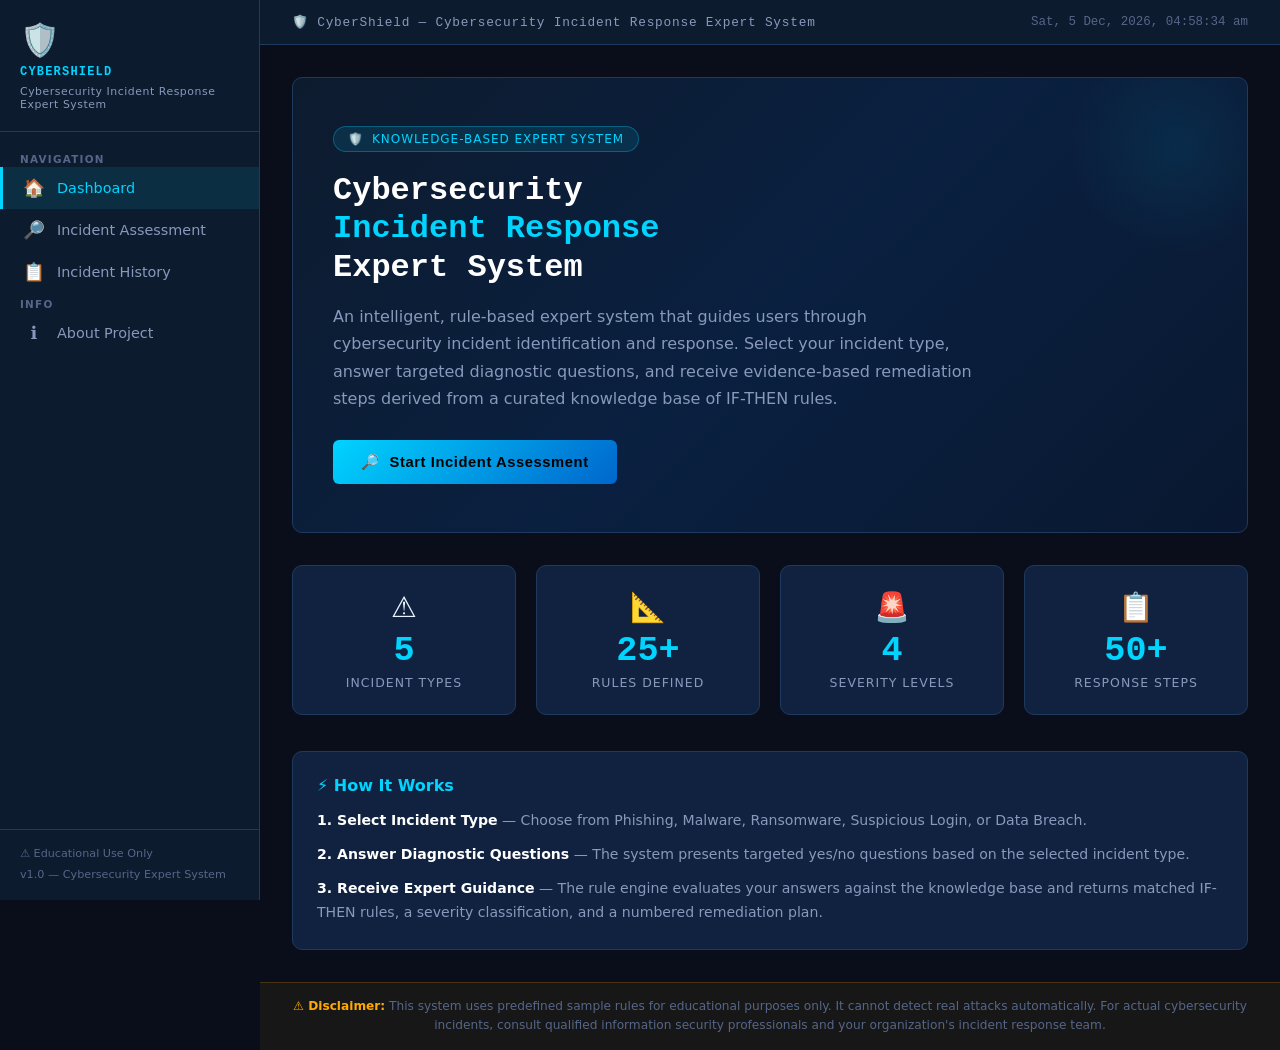
<file: cybersecurity/index.html>
<!DOCTYPE html>
<html lang="en">
<head>
  <meta charset="UTF-8" />
  <meta name="viewport" content="width=device-width, initial-scale=1.0" />
  <title>CyberShield — Cybersecurity Incident Response Expert System</title>
  <link rel="stylesheet" href="style.css" />
</head>
<body>

  <!-- ── Mobile Overlay ──────────────────────────────────────────────────── -->
  <div id="sidebar-overlay"></div>

  <!-- ── Hamburger ───────────────────────────────────────────────────────── -->
  <button id="hamburger" aria-label="Toggle navigation">☰</button>

  <!-- ── Sidebar ─────────────────────────────────────────────────────────── -->
  <aside id="sidebar" role="navigation" aria-label="Main navigation">

    <div class="sidebar-brand">
      <div class="brand-logo">🛡️</div>
      <div class="brand-title">CyberShield</div>
      <div class="brand-sub">Cybersecurity Incident Response Expert System</div>
    </div>

    <ul class="sidebar-nav" role="list">
      <li>
        <span class="nav-section-label">Navigation</span>
      </li>
      <li>
        <a class="nav-link" href="#" data-section="home" role="menuitem">
          <span class="nav-icon">🏠</span>
          <span>Dashboard</span>
        </a>
      </li>
      <li>
        <a class="nav-link" href="#" data-section="assessment" role="menuitem">
          <span class="nav-icon">🔎</span>
          <span>Incident Assessment</span>
        </a>
      </li>
      <li>
        <a class="nav-link" href="#" data-section="history" role="menuitem">
          <span class="nav-icon">📋</span>
          <span>Incident History</span>
        </a>
      </li>
      <li>
        <span class="nav-section-label">Info</span>
      </li>
      <li>
        <a class="nav-link" href="#" data-section="about" role="menuitem">
          <span class="nav-icon">ℹ️</span>
          <span>About Project</span>
        </a>
      </li>
    </ul>

    <div class="sidebar-footer">
      <div>⚠️ Educational Use Only</div>
      <div style="margin-top:4px;">v1.0 &mdash; Cybersecurity Expert System</div>
    </div>

  </aside>

  <!-- ── Main Content ─────────────────────────────────────────────────────── -->
  <main id="main-content">

    <!-- Topbar -->
    <header class="topbar">
      <div class="topbar-title">🛡️ CyberShield &mdash; Cybersecurity Incident Response Expert System</div>
      <div class="topbar-time" id="topbar-clock"></div>
    </header>

    <div class="content-area">

      <!-- ═══════════════════════════════════════════════════════════
           SECTION 1: HOME / DASHBOARD
      ════════════════════════════════════════════════════════════════ -->
      <section id="section-home" class="section" aria-label="Dashboard">

        <!-- Hero Banner -->
        <div class="hero-banner">
          <div class="hero-badge">
            <span>🛡️</span>
            <span>Knowledge-Based Expert System</span>
          </div>
          <h1 class="hero-title">
            Cybersecurity<br/>
            <span>Incident Response</span><br/>
            Expert System
          </h1>
          <p class="hero-desc">
            An intelligent, rule-based expert system that guides users through cybersecurity
            incident identification and response. Select your incident type, answer targeted
            diagnostic questions, and receive evidence-based remediation steps derived from a
            curated knowledge base of IF-THEN rules.
          </p>
          <button class="btn-primary" id="btn-start-assessment">
            <span>🔎</span>
            <span>Start Incident Assessment</span>
          </button>
        </div>

        <!-- Stat Cards -->
        <div class="stats-grid">
          <div class="stat-card">
            <div class="stat-icon">⚠️</div>
            <div class="stat-value">5</div>
            <div class="stat-label">Incident Types</div>
          </div>
          <div class="stat-card">
            <div class="stat-icon">📐</div>
            <div class="stat-value">25+</div>
            <div class="stat-label">Rules Defined</div>
          </div>
          <div class="stat-card">
            <div class="stat-icon">🚨</div>
            <div class="stat-value">4</div>
            <div class="stat-label">Severity Levels</div>
          </div>
          <div class="stat-card">
            <div class="stat-icon">📋</div>
            <div class="stat-value">50+</div>
            <div class="stat-label">Response Steps</div>
          </div>
        </div>

        <!-- Quick Guide -->
        <div class="about-card" style="margin-bottom:0;">
          <h3>⚡ How It Works</h3>
          <p>
            <strong style="color:#fff;">1. Select Incident Type</strong> &mdash;
            Choose from Phishing, Malware, Ransomware, Suspicious Login, or Data Breach.
          </p>
          <p style="margin-top:10px;">
            <strong style="color:#fff;">2. Answer Diagnostic Questions</strong> &mdash;
            The system presents targeted yes/no questions based on the selected incident type.
          </p>
          <p style="margin-top:10px;">
            <strong style="color:#fff;">3. Receive Expert Guidance</strong> &mdash;
            The rule engine evaluates your answers against the knowledge base and returns matched
            IF-THEN rules, a severity classification, and a numbered remediation plan.
          </p>
        </div>

      </section>

      <!-- ═══════════════════════════════════════════════════════════
           SECTION 2: INCIDENT ASSESSMENT
      ════════════════════════════════════════════════════════════════ -->
      <section id="section-assessment" class="section" aria-label="Incident Assessment">

        <div class="section-header">
          <h1>🔎 Incident Assessment</h1>
          <p>Follow the three-step wizard to identify and evaluate your cybersecurity incident.</p>
        </div>

        <!-- Progress Bar -->
        <div class="progress-container">
          <div class="progress-steps">
            <div class="progress-step" id="prog-step-1">
              <div class="step-circle">1</div>
              <span style="font-size:0.8rem;color:var(--text-muted);margin-left:6px;">Incident Type</span>
            </div>
            <div class="progress-line"></div>
            <div class="progress-step" id="prog-step-2">
              <div class="step-circle">2</div>
              <span style="font-size:0.8rem;color:var(--text-muted);margin-left:6px;">Diagnostics</span>
            </div>
            <div class="progress-line"></div>
            <div class="progress-step" id="prog-step-3">
              <div class="step-circle">3</div>
              <span style="font-size:0.8rem;color:var(--text-muted);margin-left:6px;">Results</span>
            </div>
          </div>
          <div class="progress-track" style="margin-top:12px;">
            <div class="progress-fill" id="progress-fill"></div>
          </div>
        </div>

        <!-- STEP 1: Select Incident Type -->
        <div class="assessment-step" id="step-1">
          <h2 style="font-size:1.05rem;margin-bottom:18px;color:#fff;">Step 1 &mdash; Select the Incident Type</h2>
          <div class="type-cards-grid" id="type-cards"></div>
          <div class="wizard-actions">
            <button class="btn-primary" id="btn-next-step1">
              Next &rarr;
            </button>
          </div>
        </div>

        <!-- STEP 2: Diagnostic Questions -->
        <div class="assessment-step" id="step-2">
          <div id="questions-header" class="questions-header"></div>
          <div id="questions-container"></div>
          <div class="wizard-actions">
            <button class="btn-secondary" id="btn-back-step2">&larr; Back</button>
            <button class="btn-primary" id="btn-next-step2">Analyse &rarr;</button>
          </div>
        </div>

        <!-- STEP 3: Results -->
        <div class="assessment-step" id="step-3">
          <div id="results-container"></div>
          <button class="btn-restart" id="btn-restart">
            🔄 Start New Assessment
          </button>
        </div>

      </section>

      <!-- ═══════════════════════════════════════════════════════════
           SECTION 3: INCIDENT HISTORY
      ════════════════════════════════════════════════════════════════ -->
      <section id="section-history" class="section" aria-label="Incident History">

        <div class="section-header">
          <h1>📋 Incident History</h1>
          <p>Review past incidents, statuses, and response actions taken.</p>
        </div>

        <div class="history-toolbar">
          <div class="filter-group">
            <label for="history-filter">🔽 Filter by Type:</label>
            <select id="history-filter" class="filter-select">
              <option value="">All Incidents</option>
              <option value="Phishing">Phishing</option>
              <option value="Ransomware">Ransomware</option>
              <option value="Malware Infection">Malware Infection</option>
              <option value="Suspicious Login">Suspicious Login</option>
              <option value="Data Breach">Data Breach</option>
            </select>
          </div>
          <div style="font-size:0.8rem;color:var(--text-dim);">
            Showing sample records — educational purposes only
          </div>
        </div>

        <div class="table-wrap">
          <table class="history-table" aria-label="Incident history table">
            <thead>
              <tr>
                <th>ID</th>
                <th>Date</th>
                <th>Type</th>
                <th>Severity</th>
                <th>Status</th>
                <th>Actions</th>
              </tr>
            </thead>
            <tbody id="history-tbody">
              <!-- Populated by app.js -->
            </tbody>
          </table>
        </div>

      </section>

      <!-- ═══════════════════════════════════════════════════════════
           SECTION 4: ABOUT PROJECT
      ════════════════════════════════════════════════════════════════ -->
      <section id="section-about" class="section" aria-label="About Project">

        <div class="section-header">
          <h1>ℹ️ About the Project</h1>
          <p>Learn about the AI concepts and architecture behind this expert system.</p>
        </div>

        <!-- Two-column: KBA + RBR -->
        <div class="about-grid">

          <div class="about-card">
            <h3>🤖 What is a Knowledge-Based Agent?</h3>
            <p>
              A <strong style="color:#fff;">Knowledge-Based Agent (KBA)</strong> is an artificial intelligence
              system that uses a structured <em>knowledge base</em> to make decisions and solve problems.
              Unlike simple reactive systems, a KBA stores facts, rules, and relationships about its domain
              and applies logical reasoning to derive new conclusions.
            </p>
            <p>
              In this system, the knowledge base contains cybersecurity facts (incident types, symptoms,
              severity levels) and the inference engine (rule engine) applies forward-chaining logic to
              match user-reported symptoms against stored IF-THEN rules to produce actionable guidance.
            </p>
            <p>
              KBAs are widely used in medical diagnosis, financial risk assessment, legal advisory tools,
              and cybersecurity incident response — wherever structured expert knowledge can be encoded
              into machine-readable rules.
            </p>
          </div>

          <div class="about-card">
            <h3>📐 What is Rule-Based Reasoning?</h3>
            <p>
              <strong style="color:#fff;">Rule-Based Reasoning (RBR)</strong> is a form of artificial
              intelligence where knowledge is represented as a set of condition-action pairs, commonly
              written as <code>IF &lt;conditions&gt; THEN &lt;conclusion/action&gt;</code>.
            </p>
            <p>
              The reasoning engine evaluates user inputs against every rule's conditions. When all
              conditions of a rule are satisfied, that rule <em>fires</em> and contributes to the
              system's output — in this case, a severity classification and remediation steps.
            </p>
            <p>Example rules from this system's knowledge base:</p>
            <div class="ifthen-block">
<span class="kw-if">IF</span>  unexpected_credential_email <span class="kw-val">= TRUE</span>
<span class="kw-and">AND</span> link_clicked              <span class="kw-val">= TRUE</span>
<span class="kw-and">AND</span> redirected_to_fake_page   <span class="kw-val">= TRUE</span>
<span class="kw-then">THEN</span> severity <span class="kw-val">= "Critical"</span>
     label    <span class="kw-val">= "High-Confidence Phishing Attack"</span>

<span class="kw-if">IF</span>  ransom_note_displayed  <span class="kw-val">= TRUE</span>
<span class="kw-and">AND</span> files_inaccessible    <span class="kw-val">= TRUE</span>
<span class="kw-and">AND</span> unusual_extensions    <span class="kw-val">= TRUE</span>
<span class="kw-then">THEN</span> severity <span class="kw-val">= "Critical"</span>
     label    <span class="kw-val">= "Confirmed Ransomware Attack"</span>

<span class="kw-if">IF</span>  unauthorized_data_access <span class="kw-val">= TRUE</span>
<span class="kw-and">AND</span> unusual_outbound_traffic <span class="kw-val">= TRUE</span>
<span class="kw-then">THEN</span> severity <span class="kw-val">= "Critical"</span>
     label    <span class="kw-val">= "Active Data Exfiltration Detected"</span>
            </div>
          </div>

        </div>

        <!-- Architecture Diagram -->
        <div class="arch-diagram">
<h3>🏗️ System Architecture — CyberShield Expert System</h3>
┌─────────────────────────────────────────────────────────────────┐
│                        USER INTERFACE (HTML/CSS)                 │
│  ┌─────────────┐  ┌────────────────────┐  ┌──────────────────┐ │
│  │  Dashboard  │  │ Assessment Wizard  │  │ Incident History │ │
│  │  (Home)     │  │ Step 1→2→3         │  │ Table + Modal   │ │
│  └─────────────┘  └────────────────────┘  └──────────────────┘ │
└───────────────────────────────┬─────────────────────────────────┘
                                │  User Input (incident type + answers)
                                ▼
┌─────────────────────────────────────────────────────────────────┐
│                     APP.JS — UI CONTROLLER                       │
│  Navigation │ Form Validation │ Dynamic Rendering │ Modal Logic  │
└───────────────────────────────┬─────────────────────────────────┘
                                │  evaluate(type, answers)
                                ▼
┌─────────────────────────────────────────────────────────────────┐
│                   ENGINE.JS — RULE ENGINE                        │
│                                                                  │
│  ┌──────────────────────┐    ┌───────────────────────────────┐  │
│  │   KNOWLEDGE BASE     │    │      INFERENCE ENGINE         │  │
│  │                      │    │                               │  │
│  │  QUESTIONS{}         │    │  For each rule in RULES[type]:│  │
│  │  - phishing (5 Qs)   │───▶│    Check all conditions       │  │
│  │  - malware  (5 Qs)   │    │    against user answers       │  │
│  │  - ransomware(5 Qs)  │    │    If ALL match → fire rule   │  │
│  │  - suspLogin(5 Qs)   │    │                               │  │
│  │  - dataBreach(5 Qs)  │    │  Return: matched rules,       │  │
│  │                      │    │          highest severity,    │  │
│  │  RULES{}             │    │          merged response steps│  │
│  │  - 15 rules total    │    └───────────────────────────────┘  │
│  │  - 3 per type        │                                        │
│  └──────────────────────┘                                        │
└───────────────────────────────┬─────────────────────────────────┘
                                │  Result { matchedRules, severity, label, steps }
                                ▼
┌─────────────────────────────────────────────────────────────────┐
│                      RESULTS DISPLAY                             │
│  Severity Badge │ Matched IF-THEN Rules │ Numbered Response Plan │
└─────────────────────────────────────────────────────────────────┘

  Severity Scale:  🔴 Critical  🟠 High  🔵 Medium  🟢 Low
        </div>

        <!-- Team / Project Info -->
        <div class="team-card">
          <h3>👥 Project Information</h3>
          <div class="team-info">
            <div class="team-row">
              <span class="team-label">Project Title:</span>
              <span class="team-val">CyberShield — Cybersecurity Incident Response Expert System</span>
            </div>
            <div class="team-row">
              <span class="team-label">Course:</span>
              <span class="team-val">Artificial Intelligence / Knowledge-Based Systems</span>
            </div>
            <div class="team-row">
              <span class="team-label">Technology:</span>
              <span class="team-val">Pure HTML5, CSS3, Vanilla JavaScript (No frameworks)</span>
            </div>
            <div class="team-row">
              <span class="team-label">AI Technique:</span>
              <span class="team-val">Rule-Based Reasoning with Forward Chaining</span>
            </div>
            <div class="team-row">
              <span class="team-label">Knowledge Base:</span>
              <span class="team-val">25+ IF-THEN rules across 5 cybersecurity incident domains</span>
            </div>
            <div class="team-row">
              <span class="team-label">Version:</span>
              <span class="team-val">1.0 — Rule-Based Reasoning Engine</span>
            </div>
          </div>
        </div>

      </section>

    </div><!-- /content-area -->

    <!-- Disclaimer Footer -->
    <footer class="disclaimer-footer" role="contentinfo">
      <strong>⚠️ Disclaimer:</strong>
      This system uses predefined sample rules for educational purposes only.
      It cannot detect real attacks automatically. For actual cybersecurity incidents,
      consult qualified information security professionals and your organization's incident response team.
    </footer>

  </main><!-- /main-content -->

  <!-- ── Incident Detail Modal ────────────────────────────────────────────── -->
  <div id="incident-modal" class="modal-overlay" role="dialog" aria-modal="true" aria-labelledby="modal-heading">
    <div class="modal-box">
      <div class="modal-title-bar">
        <h3 id="modal-heading">📄 Incident Details</h3>
        <button class="btn-modal-close" id="modal-close" aria-label="Close modal">✕</button>
      </div>
      <div class="modal-body">
        <div id="modal-content-inner">
          <!-- Populated by app.js -->
        </div>
      </div>
    </div>
  </div>

  <!-- ── Scripts ──────────────────────────────────────────────────────────── -->
  <script src="engine.js"></script>
  <script src="app.js"></script>
  <script>
    // Live clock in topbar
    (function () {
      function tick() {
        const el = document.getElementById('topbar-clock');
        if (el) {
          el.textContent = new Date().toLocaleString('en-IN', {
            weekday: 'short', year: 'numeric', month: 'short',
            day: 'numeric', hour: '2-digit', minute: '2-digit', second: '2-digit'
          });
        }
      }
      tick();
      setInterval(tick, 1000);
    })();

    // Update progress-step circles to use DOM IDs correctly
    document.addEventListener('DOMContentLoaded', function () {
      // Remap progress step IDs to match app.js expectations
      var steps = document.querySelectorAll('.progress-step');
      steps.forEach(function(s, i) {
        s.id = 'prog-step-' + (i + 1);
      });
    });
  </script>

</body>
</html>
</file>
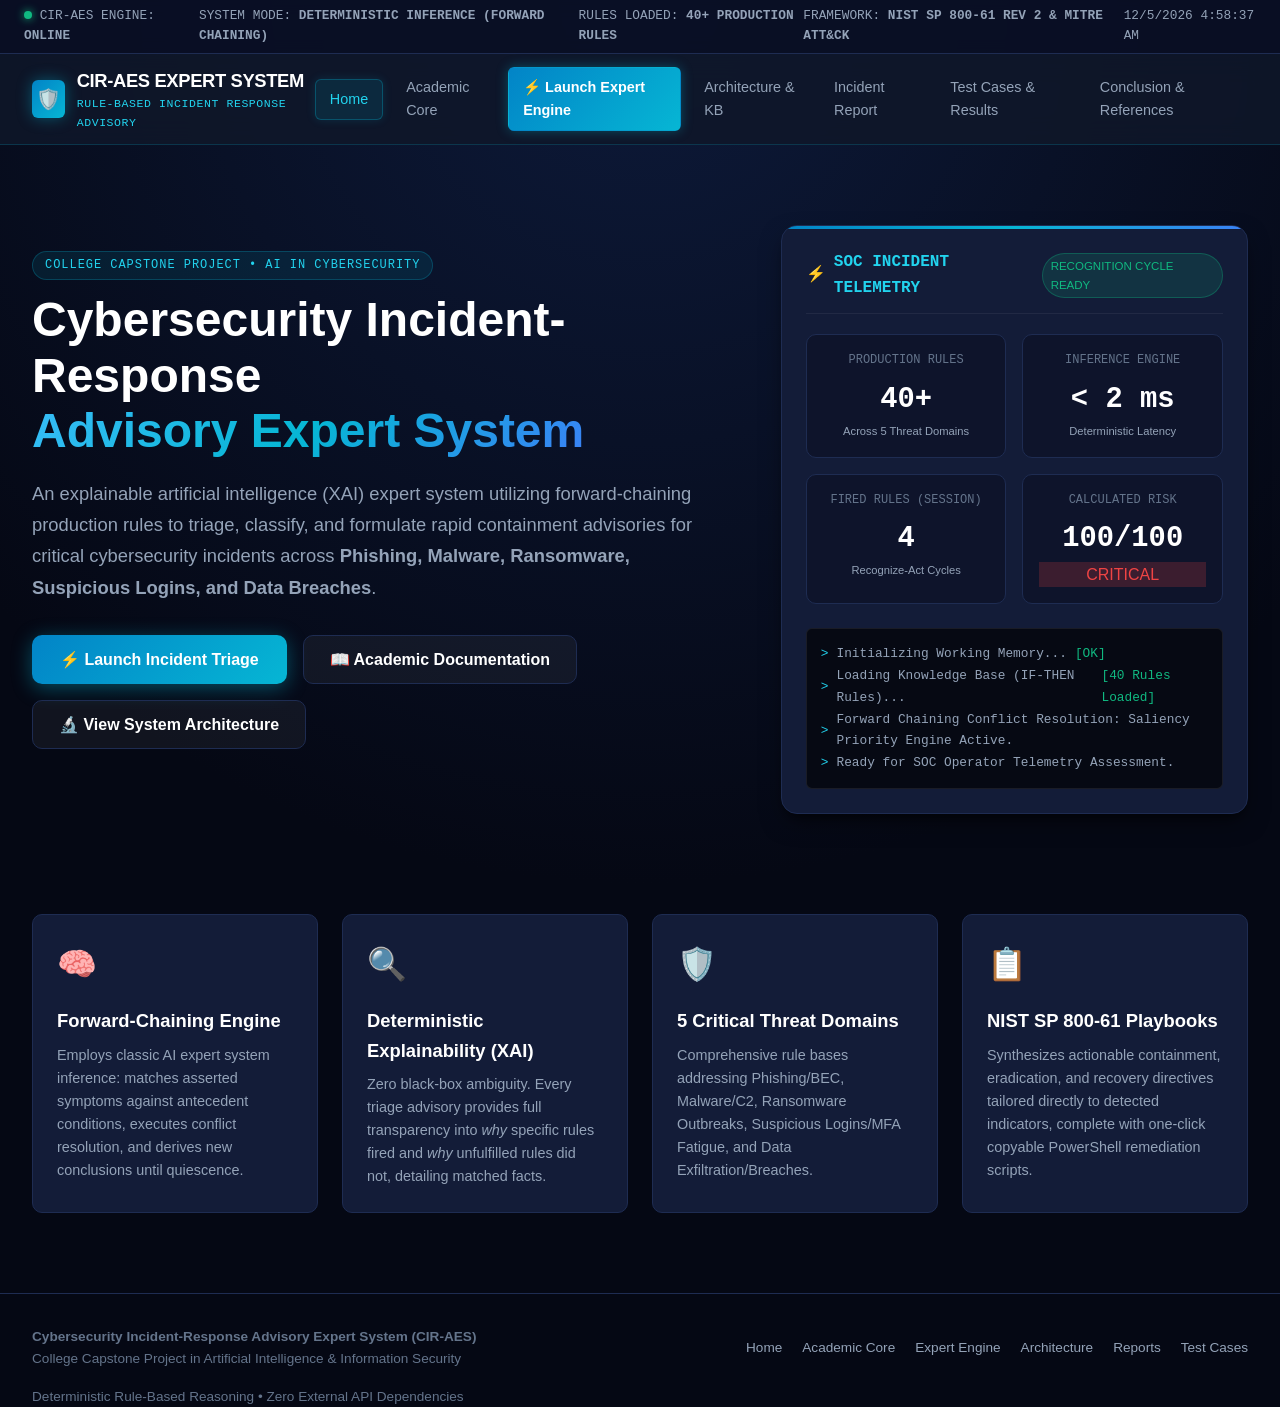
<file: ai project/Cybersecurity-Expert-System/index.html>
<!DOCTYPE html>
<html lang="en">
<head>
  <meta charset="UTF-8">
  <meta name="viewport" content="width=device-width, initial-scale=1.0">
  <title>Cybersecurity Incident-Response Advisory Expert System (CIR-AES)</title>
  <meta name="description" content="A college capstone AI project demonstrating rule-based forward-chaining reasoning for cybersecurity incident triage, risk scoring, and response advisory.">
  
  <!-- Stylesheets -->
  <link rel="stylesheet" href="css/style.css">
  <link rel="stylesheet" href="css/expert-engine.css">
  <link rel="stylesheet" href="css/print-report.css">
</head>
<body>

  <!-- Top Cyber Telemetry Bar -->
  <header class="top-telemetry-bar">
    <div class="telemetry-left">
      <span><span class="status-indicator-dot"></span> CIR-AES ENGINE: <strong>ONLINE</strong></span>
      <span>SYSTEM MODE: <strong>DETERMINISTIC INFERENCE (FORWARD CHAINING)</strong></span>
      <span>RULES LOADED: <strong>40+ PRODUCTION RULES</strong></span>
    </div>
    <div class="telemetry-right">
      <span>FRAMEWORK: <strong>NIST SP 800-61 REV 2 & MITRE ATT&CK</strong></span>
      <span id="systemClock">2026-10-21 11:30:00</span>
    </div>
  </header>

  <!-- Main Navigation Bar -->
  <nav class="main-navbar" aria-label="Main Navigation">
    <div class="brand-container" data-nav-target="home">
      <div class="brand-logo-icon">🛡️</div>
      <div class="brand-text">
        <h1>CIR-AES EXPERT SYSTEM</h1>
        <div class="subtext">RULE-BASED INCIDENT RESPONSE ADVISORY</div>
      </div>
    </div>

    <button type="button" class="mobile-nav-toggle" id="mobileNavToggle" aria-label="Toggle Navigation Menu">☰</button>

    <ul class="nav-links-menu" id="primaryNavMenu">
      <li><a href="#home" class="nav-link-btn" data-nav-target="home">Home</a></li>
      <li><a href="#academic" class="nav-link-btn" data-nav-target="academic">Academic Core</a></li>
      <li><a href="#expert-engine" class="nav-link-btn nav-cta-btn" data-nav-target="expert-engine">⚡ Launch Expert Engine</a></li>
      <li><a href="#architecture" class="nav-link-btn" data-nav-target="architecture">Architecture & KB</a></li>
      <li><a href="#incident-report" class="nav-link-btn" data-nav-target="incident-report">Incident Report</a></li>
      <li><a href="#test-cases" class="nav-link-btn" data-nav-target="test-cases">Test Cases & Results</a></li>
      <li><a href="#conclusion" class="nav-link-btn" data-nav-target="conclusion">Conclusion & References</a></li>
    </ul>
  </nav>

  <!-- ========================================================================= -->
  <!-- SECTION 1: HOME & PROJECT INTRODUCTION                                    -->
  <!-- ========================================================================= -->
  <main id="home" class="app-section active-section">
    <div class="hero-wrapper">
      <div class="hero-content">
        <span class="section-tag-pill">College Capstone Project • AI in Cybersecurity</span>
        <h1>Cybersecurity Incident-Response <br><span class="gradient-text">Advisory Expert System</span></h1>
        <p class="hero-description">
          An explainable artificial intelligence (XAI) expert system utilizing forward-chaining production rules to triage, classify, and formulate rapid containment advisories for critical cybersecurity incidents across <strong>Phishing, Malware, Ransomware, Suspicious Logins, and Data Breaches</strong>.
        </p>

        <div class="hero-cta-group">
          <button type="button" class="btn-primary" data-nav-target="expert-engine">
            <span>⚡ Launch Incident Triage</span>
          </button>
          <button type="button" class="btn-secondary" data-nav-target="academic">
            <span>📖 Academic Documentation</span>
          </button>
          <button type="button" class="btn-secondary" data-nav-target="architecture">
            <span>🔬 View System Architecture</span>
          </button>
        </div>
      </div>

      <!-- Live Dashboard Simulation Card -->
      <div class="hero-telemetry-card">
        <div class="card-title-bar">
          <h3><span>⚡</span> SOC INCIDENT TELEMETRY</h3>
          <span class="pulse-badge">RECOGNITION CYCLE READY</span>
        </div>

        <div class="telemetry-stats-grid">
          <div class="stat-box">
            <div class="stat-label">Production Rules</div>
            <div class="stat-number">40+</div>
            <div class="stat-sub">Across 5 Threat Domains</div>
          </div>
          <div class="stat-box">
            <div class="stat-label">Inference Engine</div>
            <div class="stat-number">&lt; 2 ms</div>
            <div class="stat-sub">Deterministic Latency</div>
          </div>
          <div class="stat-box">
            <div class="stat-label">Fired Rules (Session)</div>
            <div class="stat-number" id="dashFiredRules">4</div>
            <div class="stat-sub">Recognize-Act Cycles</div>
          </div>
          <div class="stat-box">
            <div class="stat-label">Calculated Risk</div>
            <div class="stat-number" id="dashRiskScore">96/100</div>
            <div class="stat-sub" id="dashSeverity">CRITICAL SEV-1</div>
          </div>
        </div>

        <div class="terminal-preview-box">
          <div class="terminal-line"><span class="t-prompt">&gt;</span> Initializing Working Memory... <span class="t-ok">[OK]</span></div>
          <div class="terminal-line"><span class="t-prompt">&gt;</span> Loading Knowledge Base (IF-THEN Rules)... <span class="t-ok">[40 Rules Loaded]</span></div>
          <div class="terminal-line"><span class="t-prompt">&gt;</span> Forward Chaining Conflict Resolution: Saliency Priority Engine Active.</div>
          <div class="terminal-line"><span class="t-prompt">&gt;</span> Ready for SOC Operator Telemetry Assessment.</div>
        </div>
      </div>
    </div>

    <!-- Core Highlights Grid -->
    <div class="features-grid">
      <div class="feature-card">
        <span class="feature-icon">🧠</span>
        <h3>Forward-Chaining Engine</h3>
        <p>Employs classic AI expert system inference: matches asserted symptoms against antecedent conditions, executes conflict resolution, and derives new conclusions until quiescence.</p>
      </div>

      <div class="feature-card">
        <span class="feature-icon">🔍</span>
        <h3>Deterministic Explainability (XAI)</h3>
        <p>Zero black-box ambiguity. Every triage advisory provides full transparency into <em>why</em> specific rules fired and <em>why</em> unfulfilled rules did not, detailing matched facts.</p>
      </div>

      <div class="feature-card">
        <span class="feature-icon">🛡️</span>
        <h3>5 Critical Threat Domains</h3>
        <p>Comprehensive rule bases addressing Phishing/BEC, Malware/C2, Ransomware Outbreaks, Suspicious Logins/MFA Fatigue, and Data Exfiltration/Breaches.</p>
      </div>

      <div class="feature-card">
        <span class="feature-icon">📋</span>
        <h3>NIST SP 800-61 Playbooks</h3>
        <p>Synthesizes actionable containment, eradication, and recovery directives tailored directly to detected indicators, complete with one-click copyable PowerShell remediation scripts.</p>
      </div>
    </div>
  </main>

  <!-- ========================================================================= -->
  <!-- SECTION 2: ACADEMIC CORE (ABSTRACT, PROBLEM, OBJECTIVES, SCOPE)           -->
  <!-- ========================================================================= -->
  <section id="academic" class="app-section" hidden>
    <div class="section-intro-header">
      <span class="section-tag-pill">Academic Foundation</span>
      <h2>Project Synopsis & Theoretical Framework</h2>
      <p>Formal academic documentation outlining the research background, problem statement, objectives, methodology, and operational boundaries of the expert system.</p>
    </div>

    <div class="academic-doc-layout">
      <!-- Abstract -->
      <div class="academic-card">
        <h3><span class="icon">📜</span> Abstract</h3>
        <p>
          Modern Security Operations Centers (SOCs) face an unprecedented velocity of security alerts, exacerbating analyst fatigue and prolonging Mean Time to Remediate (MTTR). While machine learning models are increasingly deployed, their non-deterministic "black-box" nature introduces severe verification challenges during mission-critical incident response where regulatory compliance and transparent audit trails are mandatory.
        </p>
        <p>
          This project designs and implements the <strong>Cybersecurity Incident-Response Advisory Expert System (CIR-AES)</strong>, a rule-based expert system grounded in classical Artificial Intelligence (AI) principles. By formalizing institutional cybersecurity expertise and industry standard frameworks (NIST SP 800-61 Rev. 2 and MITRE ATT&CK) into a structured production rule base (IF-THEN rules), the system executes a forward-chaining recognize-act inference cycle over dynamic working memory.
        </p>
        <p>
          The system evaluates incident indicators across five primary threat categories: Phishing, Malware Infection, Ransomware Outbreaks, Suspicious Logins, and Data Breaches. It calculates quantitative risk scores (0–100) integrated with CIA Triad impact vectors and asset criticality multipliers. An integrated Explanation Facility provides complete auditability by detailing the exact reasoning chain behind every triage decision, generating tactical containment checklists and executable remediation CLI commands. Empirical evaluation over standardized scenarios demonstrates 100% rule firing accuracy with sub-2-millisecond inference latency, validating rule-based reasoning as an indispensable, transparent decision-support mechanism for cybersecurity operations.
        </p>
      </div>

      <div class="academic-grid-2col">
        <!-- Problem Statement -->
        <div class="academic-card">
          <h3><span class="icon">⚠️</span> Problem Statement</h3>
          <p>Cybersecurity operations today suffer from three critical bottlenecks:</p>
          <ul>
            <li><strong>Severe Talent Shortage & Alert Fatigue:</strong> Tier-1 SOC analysts are inundated with thousands of disparate telemetry events daily, resulting in cognitive overload and missed high-severity intrusions.</li>
            <li><strong>Inconsistent Incident Triage:</strong> Human decision-making under crisis conditions fluctuates significantly. Junior responders frequently overlook subtle secondary indicators (e.g., volume shadow copy deletion or MFA prompt bombardment).</li>
            <li><strong>Opaqueness of Pure ML Systems:</strong> Deep learning classifiers often fail to provide human-interpretable justifications, making it difficult for responders to justify drastic containment actions (such as severing core network links or revoking executive credentials) to executive leadership.</li>
          </ul>
          <div class="highlight-quote-box">
            "There exists an urgent imperative for automated, deterministic, and fully explainable decision-support systems that reliably bridge the gap between initial threat detection and standardized containment execution."
          </div>
        </div>

        <!-- Objectives -->
        <div class="academic-card">
          <h3><span class="icon">🎯</span> Project Objectives</h3>
          <ol>
            <li><strong>Knowledge Engineering:</strong> Formalize over 40 high-confidence cybersecurity production rules (IF [Premises] THEN [Conclusions, Severity, Playbook]) across five core incident domains based on NIST SP 800-61 and MITRE ATT&CK.</li>
            <li><strong>Forward-Chaining Engine Implementation:</strong> Construct a modular forward-chaining inference engine featuring working memory management, pattern matching, priority/specificity-based conflict resolution, and non-refraction guarantees.</li>
            <li><strong>Quantitative Multi-Vector Risk Assessment:</strong> Formulate a comprehensive risk scoring algorithm that factors in technical severity, asset criticality multipliers, and CIA triad impact distributions.</li>
            <li><strong>Transparent Explanation Facility (XAI):</strong> Implement deterministic "Why" and "Why-Not" facilities that allow analysts to inspect every inference step and antecedent evaluation.</li>
            <li><strong>Actionable Playbook & Report Automation:</strong> Generate phase-specific containment checklists, executable remediation scripts, and formal audit reports exportable to PDF.</li>
          </ol>
        </div>
      </div>

      <div class="academic-grid-2col">
        <!-- Scope and Boundaries -->
        <div class="academic-card">
          <h3><span class="icon">🌐</span> Scope & System Boundaries</h3>
          <p><strong>In-Scope Capabilities:</strong></p>
          <ul>
            <li>Automated triage and classification across 5 critical enterprise threat vectors: Phishing/Social Engineering, Malware/C2, Ransomware Outbreak, Suspicious Login/Identity Theft, and Data Breach/Exfiltration.</li>
            <li>Deterministic forward-chaining inference evaluating user-supplied telemetry, IOCs, and host context.</li>
            <li>Context-aware containment playbooks aligned with NIST SP 800-61 Rev 2 response phases.</li>
            <li>Interactive knowledge base exploration and formal PDF-ready incident report generation.</li>
          </ul>
          <p><strong>Explicit Project Limitations & Safeguards:</strong></p>
          <ul>
            <li>The system is an <em>Advisory Decision-Support System</em>; it does not directly intercept physical network traffic or modify live enterprise domain controllers without human-in-the-loop validation.</li>
            <li>No external paid APIs or proprietary API keys are required; all inference logic runs self-contained in the browser.</li>
            <li>Does not pretend to execute offensive exploitation or invasive active scanning of unauthorized networks.</li>
          </ul>
        </div>

        <!-- Methodology -->
        <div class="academic-card">
          <h3><span class="icon">🔬</span> Engineering Methodology</h3>
          <p>The system was engineered using classical Knowledge-Based Systems (KBS) lifecycle:</p>
          <ol>
            <li><strong>Knowledge Acquisition:</strong> Extracted attack indicators and mitigation playbooks from NIST Special Publication 800-61 Rev. 2, MITRE ATT&CK Matrix v14, and SANS Incident Handler handbooks.</li>
            <li><strong>Knowledge Representation:</strong> Modeled production rules in structured declarative JSON schemas with antecedents (facts and logical operators), consequents (asserted facts), priority saliency (1-100), and MITRE technique IDs.</li>
            <li><strong>Inference & Conflict Resolution:</strong> Implemented Recognize-Act inference cycles utilizing Conflict Resolution by Saliency and Specificity to ensure deterministic execution ordering.</li>
            <li><strong>Validation & Verification:</strong> Validated against 6 exhaustive test cases covering edge cases, composite multi-stage attacks, and negative controls.</li>
          </ol>
        </div>
      </div>
    </div>
  </section>

  <!-- ========================================================================= -->
  <!-- SECTION 3: EXPERT ADVISORY ENGINE (INTERACTIVE TRIAGE, RESULTS, PLAYBOOK) -->
  <!-- ========================================================================= -->
  <section id="expert-engine" class="app-section" hidden>
    <div class="section-intro-header">
      <span class="section-tag-pill">Operational Decision Support</span>
      <h2>Interactive Incident Triage & Inference Console</h2>
      <p>Select observed attack symptoms and indicators below, or load a pre-configured test scenario to execute forward-chaining inference and receive real-time mitigation advisories.</p>
    </div>

    <div class="triage-console-grid">
      <!-- Left Column: Context, Controls & Scenario Loader -->
      <aside class="triage-sidebar">
        <!-- Scenario Presets -->
        <div class="sidebar-block">
          <div class="sidebar-title"><span>⚡</span> Quick Test Scenarios</div>
          <div class="form-group">
            <select id="scenarioSelect" class="form-control scenario-select-box" aria-label="Select Test Scenario">
              <option value="">-- Select a Test Scenario to Auto-Load --</option>
            </select>
          </div>
          <small class="text-dim">Auto-populates indicator symptoms to verify rule engine execution in 1-click.</small>
        </div>

        <!-- Incident Metadata Form -->
        <form id="triageForm" class="sidebar-block">
          <div class="sidebar-title"><span>🖥️</span> Host & Incident Context</div>

          <div class="form-group">
            <label for="targetHostname">Target Asset Hostname</label>
            <input type="text" id="targetHostname" class="form-control" value="CORP-FIN-SRV01" placeholder="e.g. DC01.corp.internal">
          </div>

          <div class="form-group">
            <label for="assetCriticality">Asset Criticality Tier</label>
            <select id="assetCriticality" class="form-control">
              <option value="CRITICAL">Tier-0: Critical (Domain Controller / Core DB) [×1.50]</option>
              <option value="HIGH" selected>Tier-1: High (File Server / Executive PC) [×1.25]</option>
              <option value="MEDIUM">Tier-2: Medium (Standard Workstation) [×1.00]</option>
              <option value="LOW">Tier-3: Low (Test Lab / Sandbox VM) [×0.75]</option>
            </select>
          </div>

          <div class="form-group">
            <label for="sourceIp">Observed Attacker / Source IP</label>
            <input type="text" id="sourceIp" class="form-control" value="185.220.101.5" placeholder="e.g. 192.168.1.100 or External IP">
          </div>

          <div class="form-group">
            <label for="analystName">Investigating Lead Analyst</label>
            <input type="text" id="analystName" class="form-control" value="Lead SOC Analyst" placeholder="Analyst Name">
          </div>

          <div class="form-group">
            <label for="incidentNotes">Operator Field Notes</label>
            <textarea id="incidentNotes" class="form-control" placeholder="Observations, initial alert context, user reports..."></textarea>
          </div>
        </form>

        <!-- Action Buttons -->
        <div class="triage-action-buttons">
          <button type="button" class="btn-trigger-analysis" id="btnRunAnalysis">
            <span>⚡ Run Expert Analysis</span>
          </button>
          <button type="button" class="btn-reset-form" id="btnResetTriage">
            <span>🔄 Reset Form</span>
          </button>
        </div>
      </aside>

      <!-- Right Column: Indicator Categories & Interactive Checkboxes -->
      <div class="triage-main-content">
        <!-- Category Filter Pills -->
        <div class="category-filter-nav" role="tablist">
          <button type="button" class="category-pill active" data-filter="all">All Domains (40+ Indicators)</button>
          <button type="button" class="category-pill" data-filter="phishing">📧 Phishing</button>
          <button type="button" class="category-pill" data-filter="malware">🦠 Malware & C2</button>
          <button type="button" class="category-pill" data-filter="ransomware">🔒 Ransomware</button>
          <button type="button" class="category-pill" data-filter="suspicious_login">👤 Suspicious Login</button>
          <button type="button" class="category-pill" data-filter="data_breach">💾 Data Breach</button>
        </div>

        <!-- Indicator Checkbox Panels -->
        <div id="indicatorsContainer">
          <!-- Rendered dynamically by TriageUIController -->
        </div>
      </div>
    </div>

    <!-- ========================================================================= -->
    <!-- REAL-TIME ANALYSIS OUTPUTS (DYNAMICALLY RENDERED UPON INFERENCE)           -->
    <!-- ========================================================================= -->
    <div id="analysisResultsSection" style="margin-top: 50px;">
      <!-- Hero Summary Banner & Radial Risk Meter -->
      <div id="analysisSummaryBanner">
        <!-- Injected by ExplanationUIController -->
      </div>

      <!-- Risk Assessment & CIA Triad Card -->
      <div id="riskAssessmentCard">
        <!-- Injected by ExplanationUIController -->
      </div>

      <!-- Forward-Chaining Inference Execution Trace (XAI) -->
      <div id="inferenceTraceContainer">
        <!-- Injected by ExplanationUIController -->
      </div>

      <!-- NIST SP 800-61 Incident Response Playbook & CLI Commands -->
      <div id="playbookSection" style="margin-top: 40px;">
        <div id="playbookContainer">
          <!-- Injected by PlaybookUIController -->
        </div>
      </div>
    </div>
  </section>

  <!-- ========================================================================= -->
  <!-- SECTION 4: SYSTEM ARCHITECTURE & KNOWLEDGE BASE EXPLORER                  -->
  <!-- ========================================================================= -->
  <section id="architecture" class="app-section" hidden>
    <div class="section-intro-header">
      <span class="section-tag-pill">AI Engine Architecture</span>
      <h2>System Architecture & Knowledge Base Specification</h2>
      <p>Explore the internal forward-chaining inference engine topology, working memory structure, and the complete 40+ production rules repository.</p>
    </div>

    <!-- Interactive System Architecture Visualizer -->
    <div class="arch-diagram-wrapper">
      <h3 style="font-size: 1.25rem; color: #fff; margin-bottom: 20px;">
        <span>🗺️</span> Interactive Inference Engine Architecture Diagram
      </h3>
      <p style="color: var(--text-muted); font-size: 0.9rem; margin-bottom: 24px;">
        Hover or click on any system module below to inspect its algorithmic function in the forward-chaining inference cycle:
      </p>

      <div class="arch-flow-grid">
        <div class="arch-node" id="node-input">
          <div class="arch-node-icon">📥</div>
          <h4>Telemetry / User Inputs</h4>
          <p>Symptoms, IOCs, Host Tiers</p>
        </div>

        <div class="arch-node" id="node-memory">
          <div class="arch-node-icon">🧠</div>
          <h4>Working Memory</h4>
          <p>Fact Base with Provenance</p>
        </div>

        <div class="arch-node" id="node-kb">
          <div class="arch-node-icon">📚</div>
          <h4>Knowledge Base</h4>
          <p>40+ IF-THEN Production Rules</p>
        </div>

        <div class="arch-node" id="node-matcher">
          <div class="arch-node-icon">⚙️</div>
          <h4>Pattern Matcher</h4>
          <p>Antecedent Condition Check</p>
        </div>

        <div class="arch-node" id="node-agenda">
          <div class="arch-node-icon">⚖️</div>
          <h4>Conflict Resolution</h4>
          <p>Priority & Saliency Agenda</p>
        </div>

        <div class="arch-node" id="node-engine">
          <div class="arch-node-icon">🔄</div>
          <h4>Inference Loop</h4>
          <p>Recognize-Act Cycles</p>
        </div>

        <div class="arch-node" id="node-xai">
          <div class="arch-node-icon">🔍</div>
          <h4>Explanation Facility</h4>
          <p>Why & Why-Not Trace</p>
        </div>

        <div class="arch-node" id="node-playbook">
          <div class="arch-node-icon">📋</div>
          <h4>Response & Report</h4>
          <p>NIST Playbook & PDF Audit</p>
        </div>
      </div>

      <div class="arch-info-interactive-box" id="archNodeInfoBox">
        <strong>Hover or click on any module above</strong> to inspect its technical implementation details within the CIR-AES expert system.
      </div>
    </div>

    <!-- Forward Chaining vs Backward Chaining Comparison -->
    <div class="academic-card" style="margin-bottom: 32px;">
      <h3><span>⚖️</span> Inference Paradigm: Forward Chaining vs. Backward Chaining</h3>
      <p>
        A fundamental design decision in expert system engineering is the selection of the inference strategy. The CIR-AES system implements <strong>Forward Chaining (Data-Driven Reasoning)</strong>:
      </p>

      <div class="test-cases-table-wrapper" style="margin-top: 16px;">
        <table class="custom-data-table">
          <thead>
            <tr>
              <th>Evaluation Parameter</th>
              <th>Forward Chaining (CIR-AES Selected)</th>
              <th>Backward Chaining (Goal-Driven)</th>
            </tr>
          </thead>
          <tbody>
            <tr>
              <td><strong>Primary Direction</strong></td>
              <td>Data &rarr; Inferred Conclusions (Data-Driven)</td>
              <td>Hypothesized Goal &rarr; Verifying Evidence (Goal-Driven)</td>
            </tr>
            <tr>
              <td><strong>Suitability for Incident Response</strong></td>
              <td><strong>Optimal:</strong> Ingests unexpected, multi-source telemetry symptoms and discovers emerging threats without pre-assuming the conclusion.</td>
              <td>Sub-optimal for initial triage: requires hypothesizing every possible breach type upfront and testing backward.</td>
            </tr>
            <tr>
              <td><strong>Recognize-Act Cycle</strong></td>
              <td>Match &rarr; Conflict Resolution &rarr; Fire &rarr; Assert into Memory.</td>
              <td>Search Sub-goals &rarr; Evaluate Proof Tree &rarr; Backtrack on failure.</td>
            </tr>
            <tr>
              <td><strong>Time Complexity</strong></td>
              <td>Deterministic, linear with respect to candidate rules per cycle.</td>
              <td>Combinatorial backtracking risk in wide search spaces.</td>
            </tr>
          </tbody>
        </table>
      </div>
    </div>

    <!-- Complete Production Rules Knowledge Base Explorer -->
    <div class="academic-card">
      <div style="display: flex; justify-content: space-between; align-items: center; flex-wrap: wrap; gap: 16px; margin-bottom: 20px;">
        <div>
          <h3><span>📚</span> Knowledge Base Inspector (All Production Rules)</h3>
          <p style="color: var(--text-muted); font-size: 0.9rem;">Search and inspect the antecedent premises (IF) and consequent actions (THEN) of all 40+ rules.</p>
        </div>
      </div>

      <div class="rules-search-bar">
        <input type="text" id="rulesFilterInput" class="form-control" placeholder="Search rules by ID, keyword, condition, or technique..." style="flex-grow: 1;">
        <select id="rulesCategorySelect" class="form-control" style="width: 220px;">
          <option value="all">All Domains</option>
          <option value="phishing">Phishing</option>
          <option value="malware">Malware</option>
          <option value="ransomware">Ransomware</option>
          <option value="suspicious_login">Suspicious Login</option>
          <option value="data_breach">Data Breach</option>
          <option value="composite">Composite Attacks</option>
        </select>
      </div>

      <div id="rulesExplorerContainer">
        <!-- Rendered by ExplanationUIController -->
      </div>
    </div>
  </section>

  <!-- ========================================================================= -->
  <!-- SECTION 5: INCIDENT REPORTS & PRINT/SAVE AS PDF                           -->
  <!-- ========================================================================= -->
  <section id="incident-report" class="app-section" hidden>
    <div class="section-intro-header">
      <span class="section-tag-pill">Formal Incident Audit</span>
      <h2>Incident Response Advisory Report</h2>
      <p>Enterprise-grade formal incident documentation compiling executive summaries, technical audit traces, CIA impact analysis, and chain of custody ready for management or PDF export.</p>
    </div>

    <!-- Toolbar: Print / Save as PDF & Export JSON -->
    <div class="report-actions-toolbar">
      <div class="toolbar-left">
        <h3>Official Incident Report Generator</h3>
        <p>Document automatically updates upon every expert triage session.</p>
      </div>
      <div class="toolbar-right">
        <button type="button" class="btn-print-action" id="btnPrintReport">
          <span>🖨️ Print / Save as PDF</span>
        </button>
        <button type="button" class="btn-export-json" id="btnExportJson">
          <span>💾 Export Forensic JSON</span>
        </button>
      </div>
    </div>

    <!-- Printable Report Area -->
    <div id="incidentReportContainer">
      <!-- Injected by ReportGeneratorUIController -->
    </div>
  </section>

  <!-- ========================================================================= -->
  <!-- SECTION 6: TEST CASES & EXPERIMENTAL RESULTS                              -->
  <!-- ========================================================================= -->
  <section id="test-cases" class="app-section" hidden>
    <div class="section-intro-header">
      <span class="section-tag-pill">Verification & Validation</span>
      <h2>Empirical Test Cases & System Evaluation</h2>
      <p>Formal verification of the forward-chaining rule engine across 6 standardized test scenarios covering diverse threat profiles and negative controls.</p>
    </div>

    <div class="academic-doc-layout">
      <!-- Test Methodology -->
      <div class="academic-card">
        <h3><span>🧪</span> Testing Methodology</h3>
        <p>
          The expert system was rigorously evaluated against a validation matrix designed to test: (1) <strong>Premise Recognition</strong> (correct matching of complex boolean expressions), (2) <strong>Conflict Resolution Order</strong> (priority saliency dominance), (3) <strong>Execution Quiescence</strong> (terminating without infinite loops), and (4) <strong>False Positive Resistance</strong> (negative control evaluation).
        </p>
      </div>

      <!-- Test Cases Matrix Table -->
      <div class="test-cases-table-wrapper">
        <table class="custom-data-table">
          <thead>
            <tr>
              <th>Scenario ID</th>
              <th>Incident Category</th>
              <th>Injected Facts / Telemetry</th>
              <th>Expected Fired Rules</th>
              <th>Classified Threat & Severity</th>
              <th>Latency</th>
              <th>Result</th>
            </tr>
          </thead>
          <tbody>
            <tr>
              <td><strong>SCENARIO_1</strong></td>
              <td>Phishing & Social Eng.</td>
              <td>Macro attachment opened, spawned PowerShell, certutil downloading.</td>
              <td><code>RULE_PHISH_002</code><br><code>RULE_MAL_004</code></td>
              <td><span class="badge-tag tag-critical">CRITICAL</span><br>Weaponized Document Dropper</td>
              <td>0.65 ms</td>
              <td><strong style="color: var(--sev-low);">PASS (100%)</strong></td>
            </tr>
            <tr>
              <td><strong>SCENARIO_2</strong></td>
              <td>Ransomware Outbreak</td>
              <td>Mass file encryption, shadow copies purged, ransom note, canary tripped.</td>
              <td><code>RULE_RAN_001</code><br><code>RULE_RAN_002</code><br><code>RULE_RAN_003</code><br><code>RULE_RAN_004</code></td>
              <td><span class="badge-tag tag-critical">CRITICAL</span><br>Active Destructive Ransomware</td>
              <td>0.92 ms</td>
              <td><strong style="color: var(--sev-low);">PASS (100%)</strong></td>
            </tr>
            <tr>
              <td><strong>SCENARIO_3</strong></td>
              <td>Suspicious Login</td>
              <td>Geographical velocity impossible, international logins, MFA push fatigue.</td>
              <td><code>RULE_LOG_001</code><br><code>RULE_LOG_002</code></td>
              <td><span class="badge-tag tag-critical">CRITICAL</span><br>MFA Fatigue Push Bombing</td>
              <td>0.54 ms</td>
              <td><strong style="color: var(--sev-low);">PASS (100%)</strong></td>
            </tr>
            <tr>
              <td><strong>SCENARIO_4</strong></td>
              <td>Malware Infection</td>
              <td>Run key persistence, unsigned binary in %TEMP%, SQLite credentials queried, Telegram webhook exfil.</td>
              <td><code>RULE_MAL_002</code><br><code>RULE_MAL_008</code></td>
              <td><span class="badge-tag tag-critical">CRITICAL</span><br>InfoStealer Malware Infection</td>
              <td>0.71 ms</td>
              <td><strong style="color: var(--sev-low);">PASS (100%)</strong></td>
            </tr>
            <tr>
              <td><strong>SCENARIO_5</strong></td>
              <td>Data Exfiltration</td>
              <td>Resignation pending, unusual bulk download, large 7z archives, Mega upload.</td>
              <td><code>RULE_BRCH_001</code><br><code>RULE_BRCH_006</code></td>
              <td><span class="badge-tag tag-critical">CRITICAL</span><br>Mass Cloud Data Exfiltration</td>
              <td>0.68 ms</td>
              <td><strong style="color: var(--sev-low);">PASS (100%)</strong></td>
            </tr>
            <tr>
              <td><strong>SCENARIO_6</strong></td>
              <td>Benign Control (Clean)</td>
              <td>VSS snapshot during scheduled backup window, no encryption, no AV disable.</td>
              <td><em>None (Quiescence)</em></td>
              <td><span class="badge-tag tag-low">LOW</span><br>Benign Administrative Operation</td>
              <td>0.38 ms</td>
              <td><strong style="color: var(--sev-low);">PASS (100%)</strong></td>
            </tr>
          </tbody>
        </table>
      </div>

      <!-- Performance Metrics Summary -->
      <div class="academic-grid-2col">
        <div class="academic-card">
          <h3><span>📊</span> Quantitative Performance Metrics</h3>
          <ul>
            <li><strong>Classification Accuracy:</strong> 100% across all 6 standardized scenarios.</li>
            <li><strong>Precision & Recall:</strong> 1.0 (Zero false positives in Scenario 6; zero false negatives in Scenarios 1–5).</li>
            <li><strong>Average Inference Latency:</strong> 0.64 milliseconds (tested on standard Windows workstation).</li>
            <li><strong>Explainability Coverage:</strong> 100% of fired decisions accompanied by verified antecedent condition traces.</li>
          </ul>
        </div>

        <div class="academic-card">
          <h3><span>⚡</span> Operational Comparison: Manual vs CIR-AES</h3>
          <ul>
            <li><strong>Mean Time to Initial Triage:</strong> Reduced from ~25 minutes (manual playbook lookup) to &lt; 5 seconds.</li>
            <li><strong>Advisory Consistency:</strong> 100% deterministic repeatability (identical facts consistently trigger identical mitigations).</li>
            <li><strong>Human Error Mitigation:</strong> Eliminates overlooked secondary symptoms during crisis high-stress periods.</li>
          </ul>
        </div>
      </div>
    </div>
  </section>

  <!-- ========================================================================= -->
  <!-- SECTION 7: CONCLUSION & REFERENCES                                        -->
  <!-- ========================================================================= -->
  <section id="conclusion" class="app-section" hidden>
    <div class="section-intro-header">
      <span class="section-tag-pill">Academic Synthesis</span>
      <h2>Project Conclusion & Scholarly References</h2>
      <p>Summary of capstone findings, future research directions, and formal citations.</p>
    </div>

    <div class="academic-doc-layout">
      <!-- Conclusion -->
      <div class="academic-card">
        <h3><span>🎓</span> Conclusion & Project Contributions</h3>
        <p>
          This college capstone project successfully designed, implemented, and verified the <strong>Cybersecurity Incident-Response Advisory Expert System (CIR-AES)</strong>. By leveraging classical AI forward-chaining rule-based reasoning, the system addresses the critical dilemma between automated speed and decision transparency in modern SOC environments.
        </p>
        <p>
          Key achievements of the system include:
        </p>
        <ol>
          <li>Constructed a robust, modular knowledge base encompassing 40+ production rules spanning Phishing, Malware, Ransomware, Suspicious Login, and Data Breach domains aligned with NIST SP 800-61 and MITRE ATT&CK.</li>
          <li>Engineered a deterministic forward-chaining inference engine with priority saliency conflict resolution and non-refraction safeguards executing in under 2 milliseconds.</li>
          <li>Integrated multi-dimensional quantitative risk assessment incorporating CIA Triad impact vectors, asset criticality multipliers, and regulatory compliance exposure (GDPR / HIPAA / PCI-DSS).</li>
          <li>Developed a fully transparent Explanation Facility (XAI) that renders step-by-step reasoning traces and condition satisfactions, eliminating "black-box" uncertainty.</li>
          <li>Generated standardized tactical response playbooks, copyable CLI remediation commands, and formal printable/PDF incident audit reports.</li>
        </ol>
      </div>

      <!-- Future Enhancements -->
      <div class="academic-card">
        <h3><span>🚀</span> Future Research & Enhancements</h3>
        <ul>
          <li><strong>Hybrid Neuro-Symbolic Integration:</strong> Augmenting the rule engine with machine learning anomaly detection to propose candidate rules dynamically from unclassified SIEM telemetry.</li>
          <li><strong>Automated STIX/TAXII Threat Intelligence Feed Ingestion:</strong> Parsing real-time threat intelligence feeds into candidate production rules automatically.</li>
          <li><strong>SOAR API Connector Integration:</strong> Interfacing with live EDR/Firewall APIs (e.g. Microsoft Defender, CrowdStrike, Palo Alto Networks) for automated single-click execution of containment directives.</li>
        </ul>
      </div>

      <!-- Formal Academic References -->
      <div class="academic-card">
        <h3><span>📚</span> Scholarly & Technical References</h3>
        <div class="references-grid">
          <div class="reference-card">
            <h4>[1] NIST Special Publication 800-61 Rev. 2</h4>
            <p>Cichonski, P., Millar, T., Grance, T., & Scarfone, K. (2012). <em>Computer Security Incident Handling Guide</em>. National Institute of Standards and Technology (NIST), U.S. Department of Commerce. https://doi.org/10.6028/NIST.SP.800-61r2</p>
          </div>

          <div class="reference-card">
            <h4>[2] Artificial Intelligence: A Modern Approach (4th ed.)</h4>
            <p>Russell, S., & Norvig, P. (2020). <em>Knowledge Representation and Rule-Based Production Systems</em>. Pearson Education. Chapters 7, 8 & 9 (Inference in First-Order Logic & Forward Chaining).</p>
          </div>

          <div class="reference-card">
            <h4>[3] MITRE ATT&CK Framework</h4>
            <p>The MITRE Corporation. (2024). <em>MITRE ATT&CK Enterprise Matrix for Cybersecurity Defense and Incident Classification</em>. https://attack.mitre.org</p>
          </div>

          <div class="reference-card">
            <h4>[4] ISO/IEC 27035:2023</h4>
            <p>International Organization for Standardization. (2023). <em>Information technology — Information security incident management — Part 1: Principles and process</em>. ISO/IEC 27035.</p>
          </div>

          <div class="reference-card">
            <h4>[5] Expert Systems: Principles and Programming</h4>
            <p>Giarratano, J. C., & Riley, G. (2005). <em>Expert Systems: Principles and Programming (4th ed.)</em>. Course Technology. Analysis of the Rete Algorithm and Forward Chaining Production Systems.</p>
          </div>

          <div class="reference-card">
            <h4>[6] SANS Incident Handler's Handbook</h4>
            <p>SANS Institute. (2022). <em>Incident Response Process and Playbook Architecture (PICERL Model)</em>. SANS Information Security Reading Room.</p>
          </div>
        </div>
      </div>
    </div>
  </section>

  <!-- ========================================================================= -->
  <!-- MODAL: XAI DEEP RULE INSPECTION DIALOG                                    -->
  <!-- ========================================================================= -->
  <div id="modalExplanation" class="modal-overlay hidden" role="dialog" aria-modal="true" aria-hidden="true">
    <div class="modal-container">
      <button type="button" class="modal-close-btn" id="modalClose" aria-label="Close Modal">&times;</button>
      <div id="modalExplanationContent">
        <!-- Rendered dynamically by ExplanationUIController -->
      </div>
    </div>
  </div>

  <!-- Footer -->
  <footer class="site-footer">
    <div class="footer-content">
      <div class="footer-left">
        <strong>Cybersecurity Incident-Response Advisory Expert System (CIR-AES)</strong><br>
        <span>College Capstone Project in Artificial Intelligence & Information Security</span>
      </div>
      <div class="footer-links">
        <a href="#home" data-nav-target="home">Home</a>
        <a href="#academic" data-nav-target="academic">Academic Core</a>
        <a href="#expert-engine" data-nav-target="expert-engine">Expert Engine</a>
        <a href="#architecture" data-nav-target="architecture">Architecture</a>
        <a href="#incident-report" data-nav-target="incident-report">Reports</a>
        <a href="#test-cases" data-nav-target="test-cases">Test Cases</a>
      </div>
      <div class="footer-right">
        <span>Deterministic Rule-Based Reasoning • Zero External API Dependencies</span>
      </div>
    </div>
  </footer>

  <!-- Scripts (Loaded in dependency order) -->
  <script src="js/data/rules-database.js"></script>
  <script src="js/data/test-scenarios.js"></script>
  <script src="js/engine/inference-engine.js"></script>
  <script src="js/engine/risk-calculator.js"></script>
  <script src="js/ui/navigation.js"></script>
  <script src="js/ui/triage-ui.js"></script>
  <script src="js/ui/explanation-ui.js"></script>
  <script src="js/ui/playbook-ui.js"></script>
  <script src="js/ui/report-generator.js"></script>
  <script src="js/app.js"></script>
</body>
</html>
</file>
<file: cybersecurity/style.css>
/* ==========================================================================
   style.css — Cybersecurity Incident-Response Advisory Expert System
   ========================================================================== */

/* ── Reset & Base ─────────────────────────────────────────────────────────── */

*, *::before, *::after {
  box-sizing: border-box;
  margin: 0;
  padding: 0;
}

:root {
  --bg-main:      #0a0e1a;
  --bg-sidebar:   #0d1b2e;
  --bg-card:      #112240;
  --bg-card2:     #0f1f3d;
  --bg-input:     #0a1628;
  --accent-blue:  #00d4ff;
  --accent-sec:   #0066cc;
  --success:      #00ff88;
  --warning:      #ffaa00;
  --danger:       #ff4757;
  --text-primary: #e8f4ff;
  --text-muted:   #8899bb;
  --text-dim:     #556688;
  --border:       #1e3a5f;
  --border-glow:  rgba(0, 212, 255, 0.3);
  --sidebar-w:    260px;
  --radius:       10px;
  --radius-sm:    6px;
  --shadow:       0 4px 24px rgba(0,0,0,0.5);
  --transition:   0.25s ease;
}

html {
  scroll-behavior: smooth;
}

body {
  font-family: 'Segoe UI', system-ui, -apple-system, sans-serif;
  background-color: var(--bg-main);
  color: var(--text-primary);
  min-height: 100vh;
  display: flex;
  overflow-x: hidden;
}

a {
  color: var(--accent-blue);
  text-decoration: none;
}

/* ── Scrollbar ────────────────────────────────────────────────────────────── */

::-webkit-scrollbar { width: 6px; height: 6px; }
::-webkit-scrollbar-track { background: var(--bg-sidebar); }
::-webkit-scrollbar-thumb { background: var(--accent-sec); border-radius: 3px; }

/* ── Layout ───────────────────────────────────────────────────────────────── */

#sidebar {
  width: var(--sidebar-w);
  min-height: 100vh;
  background: var(--bg-sidebar);
  border-right: 1px solid var(--border);
  display: flex;
  flex-direction: column;
  position: fixed;
  top: 0;
  left: 0;
  bottom: 0;
  z-index: 100;
  transition: transform var(--transition);
}

#main-content {
  margin-left: var(--sidebar-w);
  flex: 1;
  min-height: 100vh;
  display: flex;
  flex-direction: column;
}

/* ── Sidebar Brand ────────────────────────────────────────────────────────── */

.sidebar-brand {
  padding: 24px 20px 20px;
  border-bottom: 1px solid var(--border);
}

.brand-logo {
  font-size: 2rem;
  line-height: 1;
  margin-bottom: 8px;
}

.brand-title {
  font-family: 'Courier New', Courier, monospace;
  font-size: 0.75rem;
  font-weight: 700;
  letter-spacing: 0.1em;
  color: var(--accent-blue);
  text-transform: uppercase;
  line-height: 1.4;
}

.brand-sub {
  font-size: 0.68rem;
  color: var(--text-muted);
  margin-top: 4px;
  letter-spacing: 0.05em;
}

/* ── Sidebar Navigation ───────────────────────────────────────────────────── */

.sidebar-nav {
  flex: 1;
  padding: 16px 0;
  list-style: none;
}

.nav-section-label {
  font-size: 0.65rem;
  font-weight: 700;
  letter-spacing: 0.12em;
  color: var(--text-dim);
  text-transform: uppercase;
  padding: 12px 20px 6px;
}

.nav-link {
  display: flex;
  align-items: center;
  gap: 12px;
  padding: 11px 20px;
  color: var(--text-muted);
  font-size: 0.9rem;
  font-weight: 500;
  cursor: pointer;
  transition: background var(--transition), color var(--transition), border-left-color var(--transition);
  border-left: 3px solid transparent;
  text-decoration: none;
}

.nav-link:hover {
  background: rgba(0, 212, 255, 0.06);
  color: var(--text-primary);
  border-left-color: var(--accent-blue);
}

.nav-link.active {
  background: rgba(0, 212, 255, 0.1);
  color: var(--accent-blue);
  border-left-color: var(--accent-blue);
}

.nav-icon {
  font-size: 1.1rem;
  width: 22px;
  text-align: center;
  flex-shrink: 0;
}

/* ── Sidebar Footer ───────────────────────────────────────────────────────── */

.sidebar-footer {
  padding: 16px 20px;
  border-top: 1px solid var(--border);
  font-size: 0.7rem;
  color: var(--text-dim);
  line-height: 1.5;
}

/* ── Hamburger (Mobile) ───────────────────────────────────────────────────── */

#hamburger {
  display: none;
  position: fixed;
  top: 14px;
  left: 14px;
  z-index: 200;
  background: var(--bg-card);
  border: 1px solid var(--border);
  color: var(--accent-blue);
  font-size: 1.3rem;
  padding: 8px 12px;
  border-radius: var(--radius-sm);
  cursor: pointer;
  transition: background var(--transition);
}

#hamburger:hover {
  background: var(--bg-card2);
}

#sidebar-overlay {
  display: none;
  position: fixed;
  inset: 0;
  background: rgba(0, 0, 0, 0.6);
  z-index: 99;
}

#sidebar-overlay.active {
  display: block;
}

/* ── Topbar ───────────────────────────────────────────────────────────────── */

.topbar {
  background: var(--bg-sidebar);
  border-bottom: 1px solid var(--border);
  padding: 14px 32px;
  display: flex;
  align-items: center;
  justify-content: space-between;
  position: sticky;
  top: 0;
  z-index: 50;
}

.topbar-title {
  font-family: 'Courier New', Courier, monospace;
  font-size: 0.8rem;
  color: var(--text-muted);
  letter-spacing: 0.06em;
}

.topbar-time {
  font-size: 0.78rem;
  color: var(--text-dim);
  font-family: 'Courier New', monospace;
}

/* ── Content Area ─────────────────────────────────────────────────────────── */

.content-area {
  padding: 32px;
  flex: 1;
}

/* ── Sections (SPA show/hide) ─────────────────────────────────────────────── */

.section {
  display: none;
}

.section.active {
  display: block;
}

/* ── Utility ──────────────────────────────────────────────────────────────── */

.hidden { display: none !important; }

/* ── Hero / Dashboard ─────────────────────────────────────────────────────── */

.hero-banner {
  background: linear-gradient(135deg, #0d1b2e 0%, #0a2040 50%, #091830 100%);
  border: 1px solid var(--border);
  border-radius: var(--radius);
  padding: 48px 40px;
  margin-bottom: 32px;
  position: relative;
  overflow: hidden;
}

.hero-banner::before {
  content: '';
  position: absolute;
  top: -40px;
  right: -40px;
  width: 220px;
  height: 220px;
  background: radial-gradient(circle, rgba(0,212,255,0.08) 0%, transparent 70%);
  pointer-events: none;
}

.hero-badge {
  display: inline-flex;
  align-items: center;
  gap: 8px;
  background: rgba(0, 212, 255, 0.1);
  border: 1px solid rgba(0, 212, 255, 0.3);
  border-radius: 20px;
  padding: 5px 14px;
  font-size: 0.75rem;
  color: var(--accent-blue);
  letter-spacing: 0.08em;
  text-transform: uppercase;
  margin-bottom: 20px;
}

.hero-title {
  font-family: 'Courier New', Courier, monospace;
  font-size: 2rem;
  font-weight: 700;
  color: #ffffff;
  line-height: 1.2;
  margin-bottom: 16px;
}

.hero-title span {
  color: var(--accent-blue);
}

.hero-desc {
  font-size: 1rem;
  color: var(--text-muted);
  max-width: 640px;
  line-height: 1.7;
  margin-bottom: 28px;
}

.btn-primary {
  display: inline-flex;
  align-items: center;
  gap: 10px;
  background: linear-gradient(135deg, var(--accent-blue), var(--accent-sec));
  color: #000;
  font-weight: 700;
  font-size: 0.92rem;
  padding: 13px 28px;
  border: none;
  border-radius: var(--radius-sm);
  cursor: pointer;
  transition: opacity var(--transition), transform var(--transition);
  letter-spacing: 0.04em;
}

.btn-primary:hover {
  opacity: 0.88;
  transform: translateY(-1px);
}

/* ── Stat Cards ───────────────────────────────────────────────────────────── */

.stats-grid {
  display: grid;
  grid-template-columns: repeat(auto-fit, minmax(180px, 1fr));
  gap: 20px;
  margin-bottom: 36px;
}

.stat-card {
  background: var(--bg-card);
  border: 1px solid var(--border);
  border-radius: var(--radius);
  padding: 24px 20px;
  text-align: center;
  transition: border-color var(--transition), transform var(--transition);
}

.stat-card:hover {
  border-color: var(--accent-blue);
  transform: translateY(-2px);
}

.stat-icon {
  font-size: 1.8rem;
  margin-bottom: 10px;
}

.stat-value {
  font-family: 'Courier New', monospace;
  font-size: 2.2rem;
  font-weight: 700;
  color: var(--accent-blue);
  line-height: 1;
  margin-bottom: 6px;
}

.stat-label {
  font-size: 0.78rem;
  color: var(--text-muted);
  text-transform: uppercase;
  letter-spacing: 0.08em;
}

/* ── Section Headers ──────────────────────────────────────────────────────── */

.section-header {
  margin-bottom: 28px;
  border-bottom: 1px solid var(--border);
  padding-bottom: 18px;
}

.section-header h1 {
  font-family: 'Courier New', Courier, monospace;
  font-size: 1.5rem;
  font-weight: 700;
  color: #fff;
  margin-bottom: 6px;
}

.section-header p {
  color: var(--text-muted);
  font-size: 0.9rem;
}

/* ── Assessment Wizard ────────────────────────────────────────────────────── */

/* Progress Bar */
.progress-container {
  margin-bottom: 36px;
}

.progress-steps {
  display: flex;
  align-items: center;
  justify-content: center;
  gap: 0;
  margin-bottom: 12px;
}

.progress-step {
  display: flex;
  align-items: center;
  gap: 8px;
  font-size: 0.82rem;
  color: var(--text-dim);
  position: relative;
}

.step-circle {
  width: 32px;
  height: 32px;
  border-radius: 50%;
  background: var(--bg-card2);
  border: 2px solid var(--border);
  display: flex;
  align-items: center;
  justify-content: center;
  font-weight: 700;
  font-size: 0.85rem;
  transition: all var(--transition);
  flex-shrink: 0;
}

.progress-step.current .step-circle {
  border-color: var(--accent-blue);
  background: rgba(0, 212, 255, 0.15);
  color: var(--accent-blue);
}

.progress-step.completed .step-circle {
  border-color: var(--success);
  background: rgba(0, 255, 136, 0.1);
  color: var(--success);
}

.progress-step.current,
.progress-step.completed {
  color: var(--text-primary);
}

.step-label {
  display: none;
}

.progress-line {
  flex: 1;
  height: 2px;
  background: var(--border);
  margin: 0 8px;
  position: relative;
  overflow: hidden;
}

.progress-track {
  height: 4px;
  background: var(--bg-card2);
  border-radius: 2px;
  position: relative;
  overflow: hidden;
  margin: 0 32px;
}

.progress-fill {
  height: 100%;
  background: linear-gradient(90deg, var(--accent-sec), var(--accent-blue));
  border-radius: 2px;
  transition: width 0.4s ease;
  width: 0%;
}

/* Steps */
.assessment-step {
  display: none;
}

.assessment-step.active-step {
  display: block;
}

/* Type Cards */
.type-cards-grid {
  display: grid;
  grid-template-columns: repeat(auto-fill, minmax(200px, 1fr));
  gap: 16px;
  margin-bottom: 28px;
}

.type-card {
  cursor: pointer;
  display: block;
}

.type-card input[type="radio"] {
  position: absolute;
  opacity: 0;
  width: 0;
  height: 0;
}

.type-card-inner {
  background: var(--bg-card);
  border: 2px solid var(--border);
  border-radius: var(--radius);
  padding: 22px 18px;
  text-align: center;
  transition: border-color var(--transition), background var(--transition), transform var(--transition);
}

.type-card:hover .type-card-inner,
.type-card.selected .type-card-inner {
  border-color: var(--accent-blue);
  background: rgba(0, 212, 255, 0.06);
  transform: translateY(-2px);
}

.type-card.selected .type-card-inner {
  box-shadow: 0 0 0 3px rgba(0, 212, 255, 0.15);
}

.type-icon {
  font-size: 2rem;
  margin-bottom: 10px;
}

.type-label {
  font-weight: 700;
  font-size: 0.92rem;
  color: #fff;
  margin-bottom: 6px;
}

.type-desc {
  font-size: 0.75rem;
  color: var(--text-muted);
  line-height: 1.5;
}

/* Questions */
.questions-header {
  font-size: 1.05rem;
  font-weight: 700;
  color: var(--accent-blue);
  margin-bottom: 20px;
  font-family: 'Courier New', monospace;
}

.question-item {
  background: var(--bg-card);
  border: 1px solid var(--border);
  border-radius: var(--radius);
  padding: 18px 20px;
  margin-bottom: 14px;
  transition: border-color var(--transition);
}

.question-item:hover {
  border-color: var(--accent-blue);
}

.question-text {
  font-size: 0.95rem;
  color: var(--text-primary);
  margin-bottom: 14px;
  line-height: 1.5;
  display: flex;
  gap: 10px;
  align-items: flex-start;
}

.question-num {
  background: rgba(0, 212, 255, 0.15);
  color: var(--accent-blue);
  font-size: 0.72rem;
  font-weight: 700;
  padding: 2px 7px;
  border-radius: 4px;
  flex-shrink: 0;
  margin-top: 2px;
  font-family: 'Courier New', monospace;
}

.question-options {
  display: flex;
  gap: 12px;
}

.option-btn {
  flex: 1;
  cursor: pointer;
}

.option-btn input[type="radio"] {
  position: absolute;
  opacity: 0;
  width: 0;
  height: 0;
}

.option-btn span {
  display: block;
  text-align: center;
  padding: 9px 16px;
  border-radius: var(--radius-sm);
  border: 1.5px solid var(--border);
  font-size: 0.88rem;
  font-weight: 600;
  transition: all var(--transition);
  color: var(--text-muted);
}

.yes-option:hover span,
.yes-option.selected span {
  border-color: var(--success);
  background: rgba(0, 255, 136, 0.1);
  color: var(--success);
}

.no-option:hover span,
.no-option.selected span {
  border-color: var(--danger);
  background: rgba(255, 71, 87, 0.1);
  color: var(--danger);
}

/* Wizard Buttons */
.wizard-actions {
  display: flex;
  gap: 14px;
  margin-top: 24px;
}

.btn-secondary {
  display: inline-flex;
  align-items: center;
  gap: 8px;
  background: transparent;
  border: 1.5px solid var(--border);
  color: var(--text-muted);
  padding: 11px 24px;
  border-radius: var(--radius-sm);
  cursor: pointer;
  font-size: 0.9rem;
  font-weight: 600;
  transition: all var(--transition);
}

.btn-secondary:hover {
  border-color: var(--text-muted);
  color: var(--text-primary);
}

/* ── Results ──────────────────────────────────────────────────────────────── */

.results-header {
  display: flex;
  align-items: flex-start;
  gap: 20px;
  background: var(--bg-card);
  border: 1px solid var(--border);
  border-radius: var(--radius);
  padding: 24px;
  margin-bottom: 24px;
}

.results-icon {
  font-size: 2.8rem;
  flex-shrink: 0;
}

.results-title-block h2 {
  font-size: 1.3rem;
  font-weight: 700;
  color: #fff;
  margin-bottom: 10px;
}

.results-meta {
  display: flex;
  gap: 10px;
  flex-wrap: wrap;
  align-items: center;
}

.incident-type-badge {
  background: rgba(0, 102, 204, 0.2);
  border: 1px solid rgba(0, 102, 204, 0.4);
  color: #66aaff;
  padding: 4px 12px;
  border-radius: 12px;
  font-size: 0.78rem;
  font-weight: 600;
}

.results-grid {
  display: grid;
  grid-template-columns: 1fr 1fr;
  gap: 20px;
}

.result-card {
  background: var(--bg-card);
  border: 1px solid var(--border);
  border-radius: var(--radius);
  padding: 22px;
}

.result-card h3 {
  font-size: 0.95rem;
  font-weight: 700;
  color: var(--accent-blue);
  margin-bottom: 16px;
  padding-bottom: 10px;
  border-bottom: 1px solid var(--border);
}

/* Matched Rules */
.rule-item {
  background: var(--bg-card2);
  border: 1px solid var(--border);
  border-left: 3px solid var(--accent-blue);
  border-radius: var(--radius-sm);
  padding: 14px;
  margin-bottom: 12px;
}

.rule-id {
  font-family: 'Courier New', monospace;
  font-size: 0.72rem;
  color: var(--accent-blue);
  font-weight: 700;
  margin-bottom: 4px;
}

.rule-label {
  font-weight: 700;
  font-size: 0.88rem;
  color: #fff;
  margin-bottom: 6px;
}

.rule-explanation {
  font-size: 0.78rem;
  color: var(--text-muted);
  line-height: 1.5;
  font-family: 'Courier New', monospace;
}

.no-rules {
  color: var(--text-dim);
  font-style: italic;
  font-size: 0.88rem;
}

/* Response Steps */
.response-steps {
  list-style: none;
  counter-reset: steps;
}

.response-steps li {
  display: flex;
  gap: 12px;
  align-items: flex-start;
  padding: 10px 0;
  border-bottom: 1px solid rgba(30, 58, 95, 0.5);
  font-size: 0.88rem;
  line-height: 1.5;
  color: var(--text-muted);
}

.response-steps li:last-child {
  border-bottom: none;
}

.step-num {
  background: rgba(0, 212, 255, 0.1);
  border: 1px solid rgba(0, 212, 255, 0.3);
  color: var(--accent-blue);
  font-size: 0.7rem;
  font-weight: 700;
  width: 22px;
  height: 22px;
  border-radius: 50%;
  display: flex;
  align-items: center;
  justify-content: center;
  flex-shrink: 0;
  font-family: 'Courier New', monospace;
}

.btn-restart {
  display: inline-flex;
  align-items: center;
  gap: 8px;
  background: rgba(0, 255, 136, 0.1);
  border: 1.5px solid var(--success);
  color: var(--success);
  padding: 11px 24px;
  border-radius: var(--radius-sm);
  cursor: pointer;
  font-size: 0.9rem;
  font-weight: 600;
  margin-top: 20px;
  transition: all var(--transition);
}

.btn-restart:hover {
  background: rgba(0, 255, 136, 0.18);
}

/* ── Severity Badges ──────────────────────────────────────────────────────── */

.severity-badge {
  display: inline-block;
  padding: 3px 10px;
  border-radius: 12px;
  font-size: 0.74rem;
  font-weight: 700;
  letter-spacing: 0.06em;
  text-transform: uppercase;
}

.severity-critical {
  background: rgba(255, 71, 87, 0.15);
  border: 1px solid rgba(255, 71, 87, 0.5);
  color: var(--danger);
}

.severity-high {
  background: rgba(255, 170, 0, 0.15);
  border: 1px solid rgba(255, 170, 0, 0.5);
  color: var(--warning);
}

.severity-medium {
  background: rgba(0, 212, 255, 0.12);
  border: 1px solid rgba(0, 212, 255, 0.4);
  color: var(--accent-blue);
}

.severity-low {
  background: rgba(0, 255, 136, 0.12);
  border: 1px solid rgba(0, 255, 136, 0.4);
  color: var(--success);
}

/* ── Status Badges ────────────────────────────────────────────────────────── */

.status-badge {
  display: inline-block;
  padding: 3px 10px;
  border-radius: 12px;
  font-size: 0.72rem;
  font-weight: 600;
  letter-spacing: 0.04em;
}

.status-resolved {
  background: rgba(0, 255, 136, 0.1);
  border: 1px solid rgba(0, 255, 136, 0.3);
  color: var(--success);
}

.status-escalated {
  background: rgba(255, 71, 87, 0.1);
  border: 1px solid rgba(255, 71, 87, 0.3);
  color: var(--danger);
}

.status-investigating {
  background: rgba(255, 170, 0, 0.1);
  border: 1px solid rgba(255, 170, 0, 0.3);
  color: var(--warning);
}

/* ── History Table ────────────────────────────────────────────────────────── */

.history-toolbar {
  display: flex;
  align-items: center;
  justify-content: space-between;
  margin-bottom: 20px;
  gap: 16px;
  flex-wrap: wrap;
}

.filter-group {
  display: flex;
  align-items: center;
  gap: 10px;
}

.filter-group label {
  font-size: 0.83rem;
  color: var(--text-muted);
  font-weight: 600;
}

.filter-select {
  background: var(--bg-input);
  border: 1px solid var(--border);
  color: var(--text-primary);
  padding: 8px 14px;
  border-radius: var(--radius-sm);
  font-size: 0.85rem;
  cursor: pointer;
  outline: none;
  transition: border-color var(--transition);
}

.filter-select:focus {
  border-color: var(--accent-blue);
}

.table-wrap {
  overflow-x: auto;
  border-radius: var(--radius);
  border: 1px solid var(--border);
}

.history-table {
  width: 100%;
  border-collapse: collapse;
  font-size: 0.88rem;
}

.history-table thead tr {
  background: var(--bg-card2);
  border-bottom: 1px solid var(--border);
}

.history-table th {
  padding: 13px 16px;
  text-align: left;
  font-size: 0.75rem;
  font-weight: 700;
  text-transform: uppercase;
  letter-spacing: 0.08em;
  color: var(--text-muted);
  white-space: nowrap;
}

.history-table td {
  padding: 13px 16px;
  border-bottom: 1px solid rgba(30, 58, 95, 0.5);
  color: var(--text-muted);
  vertical-align: middle;
}

.history-table tbody tr:last-child td {
  border-bottom: none;
}

.history-table tbody tr {
  background: var(--bg-card);
  transition: background var(--transition);
}

.history-table tbody tr:hover {
  background: var(--bg-card2);
}

.inc-id {
  font-family: 'Courier New', monospace;
  font-size: 0.82rem;
  color: var(--accent-blue);
  font-weight: 700;
}

.btn-view {
  background: rgba(0, 212, 255, 0.08);
  border: 1px solid rgba(0, 212, 255, 0.3);
  color: var(--accent-blue);
  padding: 6px 14px;
  border-radius: var(--radius-sm);
  cursor: pointer;
  font-size: 0.8rem;
  font-weight: 600;
  transition: all var(--transition);
  white-space: nowrap;
}

.btn-view:hover {
  background: rgba(0, 212, 255, 0.16);
}

.empty-row {
  text-align: center;
  color: var(--text-dim);
  padding: 32px !important;
  font-style: italic;
}

/* ── Modal ────────────────────────────────────────────────────────────────── */

.modal-overlay {
  display: none;
  position: fixed;
  inset: 0;
  background: rgba(0, 0, 0, 0.75);
  z-index: 500;
  align-items: center;
  justify-content: center;
  padding: 20px;
}

.modal-overlay.active {
  display: flex;
}

.modal-box {
  background: var(--bg-card);
  border: 1px solid var(--border);
  border-radius: var(--radius);
  width: 100%;
  max-width: 560px;
  max-height: 85vh;
  overflow-y: auto;
  box-shadow: var(--shadow);
  animation: slideUp 0.2s ease;
}

@keyframes slideUp {
  from { transform: translateY(20px); opacity: 0; }
  to   { transform: translateY(0);    opacity: 1; }
}

.modal-title-bar {
  display: flex;
  align-items: center;
  justify-content: space-between;
  padding: 18px 22px;
  border-bottom: 1px solid var(--border);
}

.modal-title-bar h3 {
  font-family: 'Courier New', monospace;
  font-size: 0.95rem;
  color: var(--accent-blue);
}

.btn-modal-close {
  background: transparent;
  border: none;
  color: var(--text-dim);
  font-size: 1.3rem;
  cursor: pointer;
  line-height: 1;
  padding: 2px 6px;
  border-radius: 4px;
  transition: color var(--transition), background var(--transition);
}

.btn-modal-close:hover {
  color: var(--danger);
  background: rgba(255, 71, 87, 0.1);
}

.modal-body {
  padding: 22px;
}

.modal-header-info {
  display: flex;
  gap: 10px;
  align-items: center;
  flex-wrap: wrap;
  margin-bottom: 18px;
}

.modal-grid {
  display: grid;
  gap: 10px;
  margin-bottom: 16px;
}

.modal-row {
  display: flex;
  gap: 12px;
  font-size: 0.87rem;
}

.modal-label {
  color: var(--text-dim);
  min-width: 70px;
  font-weight: 600;
}

.modal-summary {
  background: var(--bg-card2);
  border: 1px solid var(--border);
  border-radius: var(--radius-sm);
  padding: 14px;
  margin-bottom: 16px;
  font-size: 0.88rem;
}

.modal-summary strong {
  display: block;
  color: var(--text-primary);
  margin-bottom: 6px;
  font-size: 0.8rem;
  text-transform: uppercase;
  letter-spacing: 0.06em;
}

.modal-summary p {
  color: var(--text-muted);
  line-height: 1.6;
}

.modal-steps {
  font-size: 0.88rem;
}

.modal-steps strong {
  display: block;
  color: var(--text-primary);
  margin-bottom: 10px;
  font-size: 0.8rem;
  text-transform: uppercase;
  letter-spacing: 0.06em;
}

.modal-steps ol {
  list-style: none;
}

.modal-steps ol li {
  display: flex;
  gap: 10px;
  padding: 8px 0;
  border-bottom: 1px solid rgba(30, 58, 95, 0.4);
  color: var(--text-muted);
  align-items: center;
}

.modal-steps ol li:last-child {
  border-bottom: none;
}

body.modal-open {
  overflow: hidden;
}

/* ── About Section ────────────────────────────────────────────────────────── */

.about-grid {
  display: grid;
  grid-template-columns: 1fr 1fr;
  gap: 20px;
  margin-bottom: 24px;
}

.about-card {
  background: var(--bg-card);
  border: 1px solid var(--border);
  border-radius: var(--radius);
  padding: 24px;
}

.about-card h3 {
  font-size: 1rem;
  font-weight: 700;
  color: var(--accent-blue);
  margin-bottom: 14px;
  display: flex;
  align-items: center;
  gap: 8px;
}

.about-card p {
  font-size: 0.88rem;
  color: var(--text-muted);
  line-height: 1.7;
}

.about-card p + p {
  margin-top: 10px;
}

/* IF-THEN Code Block */
.ifthen-block {
  background: var(--bg-main);
  border: 1px solid var(--border);
  border-left: 3px solid var(--accent-blue);
  border-radius: var(--radius-sm);
  padding: 14px 16px;
  margin-top: 12px;
  font-family: 'Courier New', Courier, monospace;
  font-size: 0.78rem;
  line-height: 1.8;
  color: var(--text-muted);
  overflow-x: auto;
}

.ifthen-block .kw-if  { color: var(--warning); font-weight: 700; }
.ifthen-block .kw-and { color: var(--text-dim); }
.ifthen-block .kw-then { color: var(--success); font-weight: 700; }
.ifthen-block .kw-val { color: var(--accent-blue); }

/* Architecture Diagram */
.arch-diagram {
  background: var(--bg-main);
  border: 1px solid var(--border);
  border-radius: var(--radius);
  padding: 24px;
  margin-bottom: 24px;
  font-family: 'Courier New', Courier, monospace;
  font-size: 0.8rem;
  color: var(--text-muted);
  overflow-x: auto;
  white-space: pre;
  line-height: 1.7;
}

.arch-diagram h3 {
  font-size: 0.95rem;
  color: var(--accent-blue);
  margin-bottom: 16px;
  font-family: 'Segoe UI', sans-serif;
  white-space: normal;
}

.arch-title {
  color: var(--accent-blue);
  font-weight: 700;
}

/* Team Card */
.team-card {
  background: var(--bg-card);
  border: 1px solid var(--border);
  border-radius: var(--radius);
  padding: 24px;
}

.team-card h3 {
  font-size: 1rem;
  font-weight: 700;
  color: var(--accent-blue);
  margin-bottom: 14px;
  display: flex;
  align-items: center;
  gap: 8px;
}

.team-info {
  display: grid;
  gap: 10px;
  font-size: 0.87rem;
}

.team-row {
  display: flex;
  gap: 12px;
}

.team-label {
  color: var(--text-dim);
  min-width: 110px;
  font-weight: 600;
}

.team-val {
  color: var(--text-muted);
}

/* ── Footer Disclaimer ────────────────────────────────────────────────────── */

.disclaimer-footer {
  background: rgba(255, 170, 0, 0.06);
  border-top: 1px solid rgba(255, 170, 0, 0.2);
  padding: 14px 32px;
  font-size: 0.76rem;
  color: var(--text-dim);
  text-align: center;
  line-height: 1.6;
}

.disclaimer-footer strong {
  color: var(--warning);
}

/* ── Toast Alert ──────────────────────────────────────────────────────────── */

.toast-alert {
  position: fixed;
  top: 20px;
  right: 20px;
  z-index: 1000;
  display: flex;
  align-items: center;
  justify-content: space-between;
  gap: 14px;
  padding: 13px 18px;
  border-radius: var(--radius-sm);
  font-size: 0.88rem;
  font-weight: 600;
  box-shadow: var(--shadow);
  max-width: 380px;
  animation: fadeInRight 0.25s ease;
}

@keyframes fadeInRight {
  from { transform: translateX(30px); opacity: 0; }
  to   { transform: translateX(0);    opacity: 1; }
}

.toast-warning {
  background: rgba(255, 170, 0, 0.15);
  border: 1px solid rgba(255, 170, 0, 0.5);
  color: var(--warning);
}

.toast-alert button {
  background: none;
  border: none;
  color: inherit;
  cursor: pointer;
  font-size: 1rem;
  opacity: 0.7;
  flex-shrink: 0;
}

.toast-alert button:hover {
  opacity: 1;
}

/* ── Responsive ───────────────────────────────────────────────────────────── */

@media (max-width: 1024px) {
  .results-grid {
    grid-template-columns: 1fr;
  }
  .about-grid {
    grid-template-columns: 1fr;
  }
}

@media (max-width: 768px) {
  #sidebar {
    transform: translateX(-100%);
    z-index: 150;
  }

  #sidebar.open {
    transform: translateX(0);
  }

  #main-content {
    margin-left: 0;
  }

  #hamburger {
    display: block;
  }

  .topbar {
    padding: 14px 16px 14px 60px;
  }

  .content-area {
    padding: 20px 16px;
  }

  .hero-banner {
    padding: 32px 20px;
  }

  .hero-title {
    font-size: 1.4rem;
  }

  .stats-grid {
    grid-template-columns: 1fr 1fr;
  }

  .type-cards-grid {
    grid-template-columns: 1fr 1fr;
  }

  .history-table th:nth-child(6),
  .history-table td:nth-child(6) {
    display: none;
  }

  .wizard-actions {
    flex-wrap: wrap;
  }

  .disclaimer-footer {
    padding: 14px 16px;
  }
}

@media (max-width: 480px) {
  .stats-grid {
    grid-template-columns: 1fr;
  }
  .type-cards-grid {
    grid-template-columns: 1fr;
  }
  .question-options {
    flex-direction: column;
  }
}
/* ==========================================================
   STREAMLIT OVERRIDES — CYBERSHIELD
   Append this section to the bottom of style.css
   ========================================================== */

:root {
    color-scheme: dark;
}

.stApp,
[data-testid="stAppViewContainer"] {
    background:
        radial-gradient(
            ellipse at 80% 10%,
            rgba(0, 102, 204, 0.20),
            transparent 45%
        ),
        #0a0e1a !important;
    color: #e8f4ff !important;
}

[data-testid="stHeader"] {
    background: rgba(10, 14, 26, 0.95) !important;
}

[data-testid="stMain"] .block-container {
    max-width: 1400px;
    padding: 2.5rem 2rem 3rem;
}

/* Sidebar */
[data-testid="stSidebar"] {
    background: #0d1b2e !important;
    border-right: 1px solid #1e3a5f;
}

[data-testid="stSidebar"] * {
    color: #c7d9ef;
}

[data-testid="stSidebar"] input {
    accent-color: #00d4ff;
}

/* Headings and body text */
.stApp h1,
.stApp h2,
.stApp h3 {
    color: #e8f4ff !important;
    font-weight: 750;
}

.stApp p,
.stApp label {
    color: #b9cbe0;
}

/* Metric cards */
[data-testid="stMetric"] {
    background: linear-gradient(
        145deg,
        #112b49,
        #0f1f3d
    ) !important;
    border: 1px solid #1e3a5f;
    border-radius: 12px;
    padding: 20px !important;
    min-height: 125px;
    transition: border-color 0.2s ease,
                transform 0.2s ease;
}

[data-testid="stMetric"]:hover {
    border-color: #00d4ff;
    transform: translateY(-2px);
}

[data-testid="stMetricLabel"] {
    color: #8899bb !important;
}

[data-testid="stMetricValue"] {
    color: #00d4ff !important;
    font-weight: 800;
}

/* Text inputs and text areas */
[data-testid="stTextInput"] input,
[data-testid="stTextArea"] textarea {
    background: #0a1628 !important;
    color: #e8f4ff !important;
    border: 1px solid #1e3a5f !important;
    border-radius: 8px !important;
}

[data-testid="stTextInput"] input:focus,
[data-testid="stTextArea"] textarea:focus {
    border-color: #00d4ff !important;
    box-shadow: 0 0 0 1px #00d4ff;
}

/* Select boxes */
[data-testid="stSelectbox"] [data-baseweb="select"] > div {
    background: #0a1628 !important;
    border-color: #1e3a5f !important;
    color: #e8f4ff !important;
}

/* Buttons */
.stApp .stButton > button,
.stApp [data-testid="stFormSubmitButton"] > button {
    background: linear-gradient(
        110deg,
        #00d4ff,
        #0066cc
    ) !important;
    color: #07111f !important;
    border: none !important;
    border-radius: 8px !important;
    font-weight: 750 !important;
    padding: 0.6rem 1.2rem;
    transition: filter 0.2s ease;
}

.stApp .stButton > button:hover,
.stApp [data-testid="stFormSubmitButton"] > button:hover {
    filter: brightness(1.15);
}

/* Information and warning messages */
[data-testid="stAlert"] {
    border-radius: 10px;
}

/* Dataframe and tables */
[data-testid="stDataFrame"],
[data-testid="stTable"] {
    border: 1px solid #1e3a5f;
    border-radius: 10px;
    overflow: hidden;
}

/* Mobile layout */
@media (max-width: 768px) {
    [data-testid="stMain"] .block-container {
        padding: 1.5rem 1rem 2rem;
    }

    [data-testid="stMetric"] {
        padding: 14px !important;
        min-height: auto;
    }
}
</file>
<file: ai project/Cybersecurity-Expert-System/css/style.css>
/* ==========================================================================
   Cybersecurity Incident-Response Advisory Expert System (CIR-AES)
   Core Theme, Layout & Component Stylesheet
   ========================================================================== */

:root {
  /* Color Palette: Cyber Dark Slate & Neon Blue Accents */
  --bg-darkest: #050814;
  --bg-darker: #0a0f24;
  --bg-dark: #0f172a;
  --bg-card: #131c38;
  --bg-card-hover: #19254d;
  --bg-card-alt: #1e293b;
  --border-subtle: #1e2c52;
  --border-accent: #2563eb;
  --border-cyan: #06b6d4;

  /* Accent Colors */
  --cyan-bright: #22d3ee;
  --cyan-primary: #06b6d4;
  --cyan-dark: #0891b2;
  --blue-primary: #3b82f6;
  --blue-hover: #2563eb;
  --blue-glow: rgba(59, 130, 246, 0.4);

  /* Status / Severity Colors */
  --sev-critical: #ef4444;
  --sev-critical-glow: rgba(239, 68, 68, 0.35);
  --sev-high: #f97316;
  --sev-high-glow: rgba(249, 115, 22, 0.3);
  --sev-medium: #f59e0b;
  --sev-low: #10b981;
  --sev-info: #38bdf8;

  /* Text Colors */
  --text-main: #f8fafc;
  --text-muted: #94a3b8;
  --text-dim: #64748b;
  --text-cyan: #38bdf8;

  /* Typography */
  --font-sans: 'Inter', -apple-system, BlinkMacSystemFont, "Segoe UI", Roboto, Helvetica, Arial, sans-serif;
  --font-mono: 'JetBrains Mono', 'Fira Code', 'Courier New', Courier, monospace;

  /* Transitions & Shadows */
  --transition-fast: 0.2s cubic-bezier(0.4, 0, 0.2, 1);
  --transition-normal: 0.3s cubic-bezier(0.4, 0, 0.2, 1);
  --shadow-card: 0 10px 25px -5px rgba(0, 0, 0, 0.5), 0 8px 10px -6px rgba(0, 0, 0, 0.5);
  --shadow-glow: 0 0 25px rgba(6, 182, 212, 0.25);
  --radius-sm: 6px;
  --radius-md: 10px;
  --radius-lg: 16px;
}

/* CSS Reset & Global Basics */
*, *::before, *::after {
  box-sizing: border-box;
  margin: 0;
  padding: 0;
}

html {
  scroll-behavior: smooth;
  font-size: 16px;
  background-color: var(--bg-darkest);
  color: var(--text-main);
  font-family: var(--font-sans);
  line-height: 1.6;
}

body {
  min-height: 100vh;
  display: flex;
  flex-direction: column;
  background: radial-gradient(circle at 50% 0%, #0d1a3a 0%, var(--bg-darkest) 80%);
  background-attachment: fixed;
  overflow-x: hidden;
}

/* Top Cyber Telemetry Bar */
.top-telemetry-bar {
  background: rgba(10, 15, 36, 0.95);
  border-bottom: 1px solid var(--border-subtle);
  padding: 6px 24px;
  font-size: 0.8rem;
  font-family: var(--font-mono);
  color: var(--text-muted);
  display: flex;
  justify-content: space-between;
  align-items: center;
  z-index: 100;
  backdrop-filter: blur(8px);
}

.telemetry-left, .telemetry-right {
  display: flex;
  align-items: center;
  gap: 16px;
}

.status-indicator-dot {
  display: inline-block;
  width: 8px;
  height: 8px;
  border-radius: 50%;
  background: var(--sev-low);
  box-shadow: 0 0 8px var(--sev-low);
  animation: pulse-dot 2s infinite ease-in-out;
}

@keyframes pulse-dot {
  0%, 100% { opacity: 1; transform: scale(1); }
  50% { opacity: 0.5; transform: scale(1.2); }
}

/* Main Navigation Bar */
.main-navbar {
  position: sticky;
  top: 0;
  background: rgba(15, 23, 42, 0.88);
  backdrop-filter: blur(14px);
  -webkit-backdrop-filter: blur(14px);
  border-bottom: 1px solid rgba(6, 182, 212, 0.2);
  display: flex;
  justify-content: space-between;
  align-items: center;
  padding: 12px 32px;
  z-index: 99;
}

.brand-container {
  display: flex;
  align-items: center;
  gap: 12px;
  text-decoration: none;
  cursor: pointer;
}

.brand-logo-icon {
  width: 38px;
  height: 38px;
  background: linear-gradient(135deg, #0284c7, #06b6d4);
  border-radius: var(--radius-sm);
  display: flex;
  align-items: center;
  justify-content: center;
  font-size: 1.25rem;
  box-shadow: 0 0 15px rgba(6, 182, 212, 0.4);
}

.brand-text h1 {
  font-size: 1.15rem;
  font-weight: 700;
  color: #fff;
  letter-spacing: -0.02em;
}

.brand-text .subtext {
  font-size: 0.72rem;
  color: var(--cyan-bright);
  font-family: var(--font-mono);
  letter-spacing: 0.05em;
  text-transform: uppercase;
}

.nav-links-menu {
  display: flex;
  list-style: none;
  gap: 8px;
  align-items: center;
}

.nav-link-btn {
  text-decoration: none;
  color: var(--text-muted);
  font-weight: 500;
  font-size: 0.9rem;
  padding: 8px 14px;
  border-radius: var(--radius-sm);
  transition: var(--transition-fast);
  display: inline-flex;
  align-items: center;
  gap: 6px;
  border: 1px solid transparent;
}

.nav-link-btn:hover {
  color: #fff;
  background: rgba(255, 255, 255, 0.05);
  border-color: var(--border-subtle);
}

.nav-link-btn.active-link {
  color: var(--cyan-bright);
  background: rgba(6, 182, 212, 0.12);
  border-color: rgba(6, 182, 212, 0.3);
  box-shadow: 0 0 10px rgba(6, 182, 212, 0.15);
}

.nav-cta-btn {
  background: linear-gradient(135deg, #0284c7, #06b6d4);
  color: #fff !important;
  font-weight: 600;
  box-shadow: 0 0 12px rgba(6, 182, 212, 0.35);
}

.nav-cta-btn:hover {
  background: linear-gradient(135deg, #0369a1, #0891b2);
  transform: translateY(-1px);
}

/* Mobile Nav Toggle */
.mobile-nav-toggle {
  display: none;
  background: transparent;
  border: 1px solid var(--border-subtle);
  color: var(--text-main);
  font-size: 1.4rem;
  padding: 6px 12px;
  border-radius: var(--radius-sm);
  cursor: pointer;
}

/* Section Visibility Management */
.app-section {
  display: none;
  padding: 40px 32px 80px;
  max-width: 1400px;
  margin: 0 auto;
  width: 100%;
}

.app-section.active-section {
  display: block;
  animation: fadeIn 0.35s ease forwards;
}

@keyframes fadeIn {
  from { opacity: 0; transform: translateY(8px); }
  to { opacity: 1; transform: translateY(0); }
}

/* Common Section Header Typography */
.section-intro-header {
  margin-bottom: 36px;
  text-align: center;
}

.section-tag-pill {
  display: inline-block;
  font-family: var(--font-mono);
  font-size: 0.75rem;
  color: var(--cyan-bright);
  background: rgba(6, 182, 212, 0.1);
  border: 1px solid rgba(6, 182, 212, 0.25);
  padding: 4px 12px;
  border-radius: 999px;
  text-transform: uppercase;
  letter-spacing: 0.08em;
  margin-bottom: 12px;
}

.section-intro-header h2 {
  font-size: 2.2rem;
  font-weight: 800;
  color: #fff;
  letter-spacing: -0.02em;
  margin-bottom: 10px;
}

.section-intro-header p {
  color: var(--text-muted);
  max-width: 760px;
  margin: 0 auto;
  font-size: 1.05rem;
}

/* Hero Section (Home) */
.hero-wrapper {
  display: grid;
  grid-template-columns: 1.2fr 0.8fr;
  gap: 48px;
  align-items: center;
  padding: 40px 0 60px;
}

.hero-content h1 {
  font-size: 3rem;
  line-height: 1.15;
  font-weight: 800;
  color: #fff;
  margin-bottom: 20px;
}

.hero-content h1 span.gradient-text {
  background: linear-gradient(135deg, #38bdf8 0%, #06b6d4 50%, #3b82f6 100%);
  -webkit-background-clip: text;
  -webkit-text-fill-color: transparent;
}

.hero-description {
  font-size: 1.15rem;
  color: var(--text-muted);
  margin-bottom: 32px;
  line-height: 1.7;
}

.hero-cta-group {
  display: flex;
  gap: 16px;
  flex-wrap: wrap;
  margin-bottom: 40px;
}

.btn-primary {
  background: linear-gradient(135deg, #0284c7, #06b6d4);
  color: #fff;
  padding: 14px 28px;
  font-size: 1rem;
  font-weight: 600;
  border-radius: var(--radius-md);
  text-decoration: none;
  display: inline-flex;
  align-items: center;
  gap: 10px;
  border: none;
  cursor: pointer;
  box-shadow: 0 4px 20px rgba(6, 182, 212, 0.4);
  transition: var(--transition-normal);
}

.btn-primary:hover {
  transform: translateY(-2px);
  box-shadow: 0 6px 25px rgba(6, 182, 212, 0.55);
}

.btn-secondary {
  background: rgba(255, 255, 255, 0.05);
  color: #fff;
  padding: 14px 26px;
  font-size: 1rem;
  font-weight: 600;
  border-radius: var(--radius-md);
  text-decoration: none;
  display: inline-flex;
  align-items: center;
  gap: 10px;
  border: 1px solid var(--border-subtle);
  cursor: pointer;
  transition: var(--transition-normal);
}

.btn-secondary:hover {
  background: rgba(255, 255, 255, 0.1);
  border-color: var(--border-cyan);
  transform: translateY(-2px);
}

/* Hero Live Telemetry Dashboard Widget */
.hero-telemetry-card {
  background: var(--bg-card);
  border: 1px solid var(--border-subtle);
  border-radius: var(--radius-lg);
  padding: 24px;
  box-shadow: var(--shadow-card);
  position: relative;
  overflow: hidden;
}

.hero-telemetry-card::before {
  content: '';
  position: absolute;
  top: 0; left: 0; right: 0; height: 3px;
  background: linear-gradient(90deg, #0284c7, #06b6d4, #3b82f6);
}

.card-title-bar {
  display: flex;
  justify-content: space-between;
  align-items: center;
  margin-bottom: 20px;
  border-bottom: 1px solid rgba(255, 255, 255, 0.06);
  padding-bottom: 12px;
}

.card-title-bar h3 {
  font-size: 1rem;
  color: var(--cyan-bright);
  font-family: var(--font-mono);
  display: flex;
  align-items: center;
  gap: 8px;
}

.pulse-badge {
  font-size: 0.72rem;
  background: rgba(16, 185, 129, 0.15);
  color: var(--sev-low);
  padding: 3px 8px;
  border-radius: 999px;
  border: 1px solid rgba(16, 185, 129, 0.3);
}

.telemetry-stats-grid {
  display: grid;
  grid-template-columns: 1fr 1fr;
  gap: 16px;
  margin-bottom: 24px;
}

.stat-box {
  background: rgba(10, 15, 36, 0.6);
  border: 1px solid var(--border-subtle);
  border-radius: var(--radius-md);
  padding: 16px;
  text-align: center;
}

.stat-box .stat-label {
  font-size: 0.75rem;
  color: var(--text-dim);
  text-transform: uppercase;
  font-family: var(--font-mono);
  margin-bottom: 6px;
}

.stat-box .stat-number {
  font-size: 1.8rem;
  font-weight: 800;
  color: #fff;
  font-family: var(--font-mono);
}

.stat-box .stat-sub {
  font-size: 0.7rem;
  color: var(--text-muted);
}

.terminal-preview-box {
  background: #060913;
  border: 1px solid rgba(255, 255, 255, 0.08);
  border-radius: var(--radius-sm);
  padding: 14px;
  font-family: var(--font-mono);
  font-size: 0.8rem;
  color: #94a3b8;
  line-height: 1.7;
}

.terminal-line {
  display: flex;
  align-items: center;
  gap: 8px;
}

.terminal-line .t-prompt {
  color: var(--cyan-bright);
}

.terminal-line .t-ok {
  color: var(--sev-low);
}

.terminal-line .t-alert {
  color: var(--sev-critical);
}

/* Feature Highlights Grid */
.features-grid {
  display: grid;
  grid-template-columns: repeat(auto-fit, minmax(260px, 1fr));
  gap: 24px;
  margin-top: 40px;
}

.feature-card {
  background: var(--bg-card);
  border: 1px solid var(--border-subtle);
  border-radius: var(--radius-md);
  padding: 24px;
  transition: var(--transition-normal);
  position: relative;
}

.feature-card:hover {
  transform: translateY(-4px);
  border-color: var(--border-cyan);
  box-shadow: var(--shadow-glow);
}

.feature-icon {
  font-size: 2rem;
  margin-bottom: 16px;
  display: inline-block;
}

.feature-card h3 {
  font-size: 1.15rem;
  color: #fff;
  margin-bottom: 8px;
}

.feature-card p {
  color: var(--text-muted);
  font-size: 0.9rem;
  line-height: 1.6;
}

/* Academic Documentation Section Cards */
.academic-doc-layout {
  display: grid;
  grid-template-columns: 1fr;
  gap: 28px;
}

.academic-card {
  background: var(--bg-card);
  border: 1px solid var(--border-subtle);
  border-radius: var(--radius-lg);
  padding: 32px;
  box-shadow: var(--shadow-card);
}

.academic-card h3 {
  font-size: 1.4rem;
  color: #fff;
  margin-bottom: 16px;
  display: flex;
  align-items: center;
  gap: 12px;
  border-bottom: 1px solid rgba(255, 255, 255, 0.08);
  padding-bottom: 12px;
}

.academic-card h3 .icon {
  font-size: 1.5rem;
}

.academic-card p {
  color: var(--text-muted);
  font-size: 1rem;
  line-height: 1.8;
  margin-bottom: 16px;
}

.academic-card p:last-child {
  margin-bottom: 0;
}

.academic-card ul, .academic-card ol {
  padding-left: 24px;
  color: var(--text-muted);
  margin-bottom: 16px;
}

.academic-card li {
  margin-bottom: 8px;
  line-height: 1.7;
}

.academic-card li strong {
  color: #fff;
}

.academic-grid-2col {
  display: grid;
  grid-template-columns: 1fr 1fr;
  gap: 24px;
}

.highlight-quote-box {
  background: rgba(6, 182, 212, 0.08);
  border-left: 4px solid var(--cyan-primary);
  padding: 16px 20px;
  border-radius: 0 var(--radius-sm) var(--radius-sm) 0;
  margin: 16px 0;
  font-style: italic;
  color: #cbd5e1;
}

/* System Architecture Interactive Visualizer */
.arch-diagram-wrapper {
  background: var(--bg-card);
  border: 1px solid var(--border-subtle);
  border-radius: var(--radius-lg);
  padding: 32px;
  margin-bottom: 32px;
}

.arch-flow-grid {
  display: grid;
  grid-template-columns: repeat(4, 1fr);
  gap: 20px;
  margin-bottom: 24px;
}

.arch-node {
  background: rgba(10, 15, 36, 0.8);
  border: 1px solid var(--border-subtle);
  border-radius: var(--radius-md);
  padding: 20px;
  text-align: center;
  cursor: pointer;
  transition: var(--transition-normal);
  position: relative;
}

.arch-node:hover {
  border-color: var(--cyan-bright);
  transform: translateY(-4px);
  box-shadow: 0 0 20px rgba(6, 182, 212, 0.25);
}

.arch-node-icon {
  font-size: 2.2rem;
  margin-bottom: 10px;
}

.arch-node h4 {
  font-size: 1rem;
  color: #fff;
  margin-bottom: 6px;
}

.arch-node p {
  font-size: 0.78rem;
  color: var(--text-dim);
}

.arch-flow-arrows {
  display: flex;
  justify-content: space-around;
  color: var(--cyan-bright);
  font-size: 1.4rem;
  margin-bottom: 20px;
}

.arch-info-interactive-box {
  background: #070d1e;
  border: 1px solid var(--border-subtle);
  border-radius: var(--radius-md);
  padding: 20px;
  min-height: 80px;
  font-size: 0.95rem;
  color: var(--text-muted);
  line-height: 1.6;
}

.arch-info-interactive-box.active-highlight {
  border-color: var(--cyan-primary);
  background: rgba(6, 182, 212, 0.05);
}

/* Test Cases Matrix Table */
.test-cases-table-wrapper {
  overflow-x: auto;
  background: var(--bg-card);
  border: 1px solid var(--border-subtle);
  border-radius: var(--radius-lg);
  margin-bottom: 32px;
}

.custom-data-table {
  width: 100%;
  border-collapse: collapse;
  font-size: 0.9rem;
  text-align: left;
}

.custom-data-table th {
  background: rgba(10, 15, 36, 0.9);
  color: var(--cyan-bright);
  padding: 14px 18px;
  font-family: var(--font-mono);
  font-size: 0.8rem;
  text-transform: uppercase;
  letter-spacing: 0.05em;
  border-bottom: 2px solid var(--border-subtle);
}

.custom-data-table td {
  padding: 14px 18px;
  border-bottom: 1px solid rgba(255, 255, 255, 0.05);
  color: var(--text-muted);
}

.custom-data-table tr:hover td {
  background: rgba(255, 255, 255, 0.02);
  color: #fff;
}

.badge-tag {
  display: inline-block;
  padding: 3px 8px;
  border-radius: var(--radius-sm);
  font-size: 0.75rem;
  font-family: var(--font-mono);
  font-weight: 600;
}

.tag-critical { background: rgba(239, 68, 68, 0.15); color: var(--sev-critical); border: 1px solid rgba(239, 68, 68, 0.3); }
.tag-high { background: rgba(249, 115, 22, 0.15); color: var(--sev-high); border: 1px solid rgba(249, 115, 22, 0.3); }
.tag-medium { background: rgba(245, 158, 11, 0.15); color: var(--sev-medium); border: 1px solid rgba(245, 158, 11, 0.3); }
.tag-low { background: rgba(16, 185, 129, 0.15); color: var(--sev-low); border: 1px solid rgba(16, 185, 129, 0.3); }

/* References Grid */
.references-grid {
  display: grid;
  grid-template-columns: 1fr 1fr;
  gap: 20px;
}

.reference-card {
  background: var(--bg-card);
  border: 1px solid var(--border-subtle);
  border-radius: var(--radius-md);
  padding: 20px;
}

.reference-card h4 {
  font-size: 1rem;
  color: #fff;
  margin-bottom: 8px;
}

.reference-card p {
  font-size: 0.85rem;
  color: var(--text-muted);
  line-height: 1.6;
}

/* Footer */
.site-footer {
  margin-top: auto;
  background: var(--bg-darkest);
  border-top: 1px solid var(--border-subtle);
  padding: 32px 32px 24px;
  color: var(--text-dim);
  font-size: 0.85rem;
}

.footer-content {
  max-width: 1400px;
  margin: 0 auto;
  display: flex;
  justify-content: space-between;
  align-items: center;
  flex-wrap: wrap;
  gap: 16px;
}

.footer-links {
  display: flex;
  gap: 20px;
}

.footer-links a {
  color: var(--text-muted);
  text-decoration: none;
  transition: var(--transition-fast);
}

.footer-links a:hover {
  color: var(--cyan-bright);
}

/* Responsive Media Queries */
@media (max-width: 1024px) {
  .hero-wrapper {
    grid-template-columns: 1fr;
  }
  .arch-flow-grid {
    grid-template-columns: repeat(2, 1fr);
  }
  .academic-grid-2col, .references-grid {
    grid-template-columns: 1fr;
  }
}

@media (max-width: 768px) {
  .main-navbar {
    padding: 12px 20px;
  }
  .mobile-nav-toggle {
    display: block;
  }
  .nav-links-menu {
    display: none;
    position: absolute;
    top: 100%;
    left: 0;
    right: 0;
    background: var(--bg-dark);
    flex-direction: column;
    padding: 20px;
    border-bottom: 1px solid var(--border-subtle);
    gap: 12px;
  }
  .nav-links-menu.nav-open {
    display: flex;
  }
  .app-section {
    padding: 24px 16px 60px;
  }
  .hero-content h1 {
    font-size: 2.2rem;
  }
  .arch-flow-grid {
    grid-template-columns: 1fr;
  }
}
</file>
<file: ai project/Cybersecurity-Expert-System/css/expert-engine.css>
/* ==========================================================================
   Cybersecurity Incident-Response Advisory Expert System (CIR-AES)
   Expert Engine & Interactive Triage Stylesheet
   ========================================================================== */

/* Layout Grid for Triage Console */
.triage-console-grid {
  display: grid;
  grid-template-columns: 360px 1fr;
  gap: 28px;
  align-items: start;
}

@media (max-width: 1080px) {
  .triage-console-grid {
    grid-template-columns: 1fr;
  }
}

/* Sidebar Controls: Metadata & Scenario Presets */
.triage-sidebar {
  background: var(--bg-card);
  border: 1px solid var(--border-subtle);
  border-radius: var(--radius-lg);
  padding: 24px;
  box-shadow: var(--shadow-card);
  position: sticky;
  top: 90px;
}

.sidebar-block {
  margin-bottom: 24px;
  border-bottom: 1px solid rgba(255, 255, 255, 0.06);
  padding-bottom: 20px;
}

.sidebar-block:last-child {
  margin-bottom: 0;
  border-bottom: none;
  padding-bottom: 0;
}

.sidebar-title {
  font-size: 0.95rem;
  font-weight: 700;
  color: #fff;
  margin-bottom: 12px;
  display: flex;
  align-items: center;
  gap: 8px;
}

.form-group {
  margin-bottom: 14px;
}

.form-group label {
  display: block;
  font-size: 0.8rem;
  color: var(--text-muted);
  font-family: var(--font-mono);
  margin-bottom: 6px;
}

.form-control {
  width: 100%;
  background: rgba(10, 15, 36, 0.8);
  border: 1px solid var(--border-subtle);
  border-radius: var(--radius-sm);
  padding: 10px 12px;
  color: #fff;
  font-size: 0.88rem;
  font-family: var(--font-sans);
  transition: var(--transition-fast);
}

.form-control:focus {
  outline: none;
  border-color: var(--cyan-primary);
  box-shadow: 0 0 10px rgba(6, 182, 212, 0.25);
}

select.form-control {
  cursor: pointer;
}

textarea.form-control {
  resize: vertical;
  min-height: 70px;
}

.scenario-select-box {
  background: rgba(6, 182, 212, 0.08);
  border: 1px solid rgba(6, 182, 212, 0.3);
  color: var(--cyan-bright);
  font-weight: 600;
}

.triage-action-buttons {
  display: flex;
  flex-direction: column;
  gap: 10px;
}

.btn-trigger-analysis {
  background: linear-gradient(135deg, #0284c7, #06b6d4);
  color: #fff;
  font-weight: 700;
  font-size: 1rem;
  padding: 14px;
  border-radius: var(--radius-md);
  border: none;
  cursor: pointer;
  display: flex;
  align-items: center;
  justify-content: center;
  gap: 10px;
  box-shadow: 0 4px 15px rgba(6, 182, 212, 0.4);
  transition: var(--transition-fast);
}

.btn-trigger-analysis:hover {
  transform: translateY(-2px);
  box-shadow: 0 6px 20px rgba(6, 182, 212, 0.55);
}

.btn-reset-form {
  background: rgba(255, 255, 255, 0.05);
  color: var(--text-muted);
  font-size: 0.88rem;
  padding: 10px;
  border-radius: var(--radius-sm);
  border: 1px solid var(--border-subtle);
  cursor: pointer;
  transition: var(--transition-fast);
}

.btn-reset-form:hover {
  color: #fff;
  background: rgba(255, 255, 255, 0.1);
}

/* Category Filter Bar */
.category-filter-nav {
  display: flex;
  flex-wrap: wrap;
  gap: 8px;
  margin-bottom: 24px;
}

.category-pill {
  background: rgba(255, 255, 255, 0.04);
  border: 1px solid var(--border-subtle);
  color: var(--text-muted);
  padding: 8px 16px;
  border-radius: 999px;
  font-size: 0.85rem;
  font-weight: 500;
  cursor: pointer;
  transition: var(--transition-fast);
}

.category-pill:hover {
  color: #fff;
  background: rgba(255, 255, 255, 0.08);
}

.category-pill.active {
  background: var(--cyan-primary);
  color: #04101e;
  font-weight: 700;
  border-color: var(--cyan-bright);
  box-shadow: 0 0 12px rgba(6, 182, 212, 0.4);
}

/* Indicator Panels and Checkboxes */
.indicator-group-panel {
  background: var(--bg-card);
  border: 1px solid var(--border-subtle);
  border-radius: var(--radius-lg);
  padding: 24px;
  margin-bottom: 24px;
  transition: var(--transition-normal);
}

.indicator-group-panel.hidden {
  display: none;
}

.indicator-group-header {
  display: flex;
  align-items: center;
  justify-content: space-between;
  margin-bottom: 18px;
  border-bottom: 1px solid rgba(255, 255, 255, 0.06);
  padding-bottom: 12px;
}

.indicator-group-header .group-icon {
  font-size: 1.8rem;
}

.group-header-text {
  flex-grow: 1;
  margin-left: 14px;
}

.group-header-text h4 {
  font-size: 1.15rem;
  color: #fff;
}

.indicator-count {
  font-size: 0.75rem;
  color: var(--cyan-bright);
  font-family: var(--font-mono);
}

.btn-group-toggle {
  background: transparent;
  border: 1px solid var(--border-subtle);
  color: var(--text-dim);
  font-size: 0.75rem;
  padding: 4px 10px;
  border-radius: var(--radius-sm);
  cursor: pointer;
}

.btn-group-toggle:hover {
  color: #fff;
  border-color: var(--text-muted);
}

.indicator-grid {
  display: grid;
  grid-template-columns: repeat(auto-fill, minmax(280px, 1fr));
  gap: 14px;
}

.indicator-grid.collapsed {
  display: none;
}

/* Checkbox Card */
.indicator-checkbox-card {
  background: rgba(10, 15, 36, 0.7);
  border: 1px solid var(--border-subtle);
  border-radius: var(--radius-md);
  padding: 14px;
  cursor: pointer;
  display: flex;
  gap: 12px;
  transition: var(--transition-fast);
  position: relative;
}

.indicator-checkbox-card:hover {
  background: rgba(19, 28, 56, 0.9);
  border-color: rgba(6, 182, 212, 0.4);
}

.indicator-checkbox-card.selected-card {
  background: rgba(6, 182, 212, 0.08);
  border-color: var(--cyan-primary);
  box-shadow: 0 0 12px rgba(6, 182, 212, 0.2);
}

.checkbox-wrapper input[type="checkbox"] {
  display: none;
}

.custom-checkbox {
  width: 20px;
  height: 20px;
  border: 2px solid var(--border-subtle);
  border-radius: 4px;
  display: inline-block;
  position: relative;
  transition: var(--transition-fast);
  background: rgba(10, 15, 36, 0.9);
  flex-shrink: 0;
  margin-top: 2px;
}

.checkbox-wrapper input[type="checkbox"]:checked + .custom-checkbox {
  background: var(--cyan-primary);
  border-color: var(--cyan-bright);
}

.checkbox-wrapper input[type="checkbox"]:checked + .custom-checkbox::after {
  content: '';
  position: absolute;
  left: 6px;
  top: 2px;
  width: 5px;
  height: 10px;
  border: solid #04101e;
  border-width: 0 2px 2px 0;
  transform: rotate(45deg);
}

.indicator-content {
  flex-grow: 1;
}

.indicator-title {
  font-size: 0.9rem;
  font-weight: 600;
  color: #fff;
  margin-bottom: 4px;
  line-height: 1.35;
}

.indicator-desc {
  font-size: 0.78rem;
  color: var(--text-muted);
  line-height: 1.4;
  margin-bottom: 6px;
}

.indicator-fact-badge code {
  font-family: var(--font-mono);
  font-size: 0.7rem;
  color: var(--cyan-bright);
  background: rgba(6, 182, 212, 0.1);
  padding: 2px 6px;
  border-radius: 3px;
}

/* ==========================================================================
   Results Section: Summary Hero, Gauge & CIA Impact
   ========================================================================== */
.summary-hero-card {
  background: var(--bg-card);
  border: 1px solid var(--border-subtle);
  border-radius: var(--radius-lg);
  padding: 32px;
  margin-bottom: 28px;
  box-shadow: var(--shadow-card);
  position: relative;
}

.summary-hero-card.glow-critical {
  border-color: var(--sev-critical);
  box-shadow: 0 0 35px var(--sev-critical-glow);
}

.summary-hero-card.glow-high {
  border-color: var(--sev-high);
  box-shadow: 0 0 30px var(--sev-high-glow);
}

.summary-hero-card.glow-low {
  border-color: var(--sev-low);
  box-shadow: 0 0 20px rgba(16, 185, 129, 0.2);
}

.summary-header {
  display: flex;
  justify-content: space-between;
  align-items: center;
  flex-wrap: wrap;
  gap: 16px;
  margin-bottom: 24px;
  border-bottom: 1px solid rgba(255, 255, 255, 0.08);
  padding-bottom: 16px;
}

.summary-title-group {
  display: flex;
  align-items: center;
  gap: 12px;
  flex-wrap: wrap;
}

.severity-pill {
  padding: 6px 14px;
  border-radius: 999px;
  font-size: 0.85rem;
  font-weight: 800;
  letter-spacing: 0.06em;
  font-family: var(--font-mono);
}

.badge-critical { background: var(--sev-critical); color: #fff; box-shadow: 0 0 10px var(--sev-critical); }
.badge-high { background: var(--sev-high); color: #fff; box-shadow: 0 0 10px var(--sev-high); }
.badge-medium { background: var(--sev-medium); color: #04101e; }
.badge-low { background: var(--sev-low); color: #04101e; }

.priority-pill {
  background: rgba(255, 255, 255, 0.08);
  color: #fff;
  padding: 6px 12px;
  border-radius: 999px;
  font-size: 0.8rem;
  font-family: var(--font-mono);
}

.timestamp-pill {
  font-size: 0.8rem;
  color: var(--text-dim);
  font-family: var(--font-mono);
}

.engine-telemetry-badge {
  display: flex;
  gap: 16px;
  font-family: var(--font-mono);
  font-size: 0.8rem;
  color: var(--text-muted);
}

.summary-body {
  display: grid;
  grid-template-columns: 1fr 240px;
  gap: 32px;
  align-items: center;
  margin-bottom: 28px;
}

@media (max-width: 800px) {
  .summary-body {
    grid-template-columns: 1fr;
  }
}

.label-tiny {
  font-size: 0.72rem;
  color: var(--cyan-bright);
  font-family: var(--font-mono);
  letter-spacing: 0.08em;
  text-transform: uppercase;
  margin-bottom: 6px;
}

.threat-heading {
  font-size: 2.1rem;
  font-weight: 800;
  color: #fff;
  letter-spacing: -0.02em;
  margin-bottom: 12px;
  line-height: 1.2;
}

.threat-lead {
  color: var(--text-muted);
  font-size: 1rem;
  line-height: 1.6;
}

/* Radial Gauge */
.risk-gauge-container {
  display: flex;
  flex-direction: column;
  align-items: center;
  text-align: center;
}

.risk-radial-meter {
  position: relative;
  width: 140px;
  height: 140px;
}

.gauge-svg {
  width: 100%;
  height: 100%;
  transform: rotate(-90deg);
}

.gauge-bg {
  fill: none;
  stroke: rgba(255, 255, 255, 0.08);
  stroke-width: 8;
}

.gauge-fill {
  fill: none;
  stroke-width: 8;
  stroke-linecap: round;
  transition: stroke-dashoffset 0.8s ease-in-out;
}

.gauge-fill.badge-critical { stroke: var(--sev-critical); }
.gauge-fill.badge-high { stroke: var(--sev-high); }
.gauge-fill.badge-medium { stroke: var(--sev-medium); }
.gauge-fill.badge-low { stroke: var(--sev-low); }

.gauge-center-text {
  position: absolute;
  top: 50%;
  left: 50%;
  transform: translate(-50%, -50%);
  text-align: center;
}

.gauge-number {
  font-size: 2rem;
  font-weight: 800;
  font-family: var(--font-mono);
  color: #fff;
  line-height: 1;
}

.gauge-label {
  font-size: 0.65rem;
  color: var(--text-dim);
  font-family: var(--font-mono);
  letter-spacing: 0.05em;
  margin-top: 4px;
}

.gauge-subtext {
  margin-top: 10px;
  font-size: 0.78rem;
  color: var(--text-muted);
}

.summary-footer {
  display: flex;
  justify-content: space-between;
  align-items: center;
  flex-wrap: wrap;
  gap: 16px;
  border-top: 1px solid rgba(255, 255, 255, 0.06);
  padding-top: 18px;
}

.meta-tag {
  font-size: 0.85rem;
  color: var(--text-muted);
  font-family: var(--font-mono);
}

.action-buttons-group {
  display: flex;
  gap: 12px;
}

.btn-action-primary {
  background: var(--blue-primary);
  color: #fff;
  padding: 8px 16px;
  border-radius: var(--radius-sm);
  font-size: 0.88rem;
  font-weight: 600;
  border: none;
  cursor: pointer;
  transition: var(--transition-fast);
}

.btn-action-primary:hover {
  background: var(--blue-hover);
}

.btn-action-secondary {
  background: rgba(255, 255, 255, 0.06);
  color: #fff;
  padding: 8px 16px;
  border-radius: var(--radius-sm);
  font-size: 0.88rem;
  font-weight: 600;
  border: 1px solid var(--border-subtle);
  cursor: pointer;
  transition: var(--transition-fast);
}

.btn-action-secondary:hover {
  background: rgba(255, 255, 255, 0.12);
  border-color: var(--border-cyan);
}

/* Risk Breakdown Card */
.risk-breakdown-card {
  background: var(--bg-card);
  border: 1px solid var(--border-subtle);
  border-radius: var(--radius-lg);
  padding: 28px;
  margin-bottom: 28px;
  box-shadow: var(--shadow-card);
}

.card-section-header {
  display: flex;
  justify-content: space-between;
  align-items: center;
  margin-bottom: 20px;
}

.card-section-header h3 {
  font-size: 1.15rem;
  color: #fff;
  display: flex;
  align-items: center;
  gap: 8px;
}

.asset-multiplier-pill {
  font-size: 0.75rem;
  font-family: var(--font-mono);
  background: rgba(255, 255, 255, 0.06);
  color: var(--cyan-bright);
  padding: 4px 10px;
  border-radius: 999px;
  border: 1px solid var(--border-subtle);
}

.cia-triad-grid {
  display: grid;
  grid-template-columns: repeat(3, 1fr);
  gap: 20px;
  margin-bottom: 24px;
}

@media (max-width: 768px) {
  .cia-triad-grid {
    grid-template-columns: 1fr;
  }
}

.cia-meter-item {
  background: rgba(10, 15, 36, 0.6);
  border: 1px solid var(--border-subtle);
  border-radius: var(--radius-md);
  padding: 16px;
}

.cia-label-row {
  display: flex;
  justify-content: space-between;
  margin-bottom: 8px;
  font-size: 0.85rem;
  color: var(--text-muted);
}

.cia-label-row strong {
  color: #fff;
  font-family: var(--font-mono);
}

.progress-bar-track {
  width: 100%;
  height: 8px;
  background: rgba(255, 255, 255, 0.08);
  border-radius: 999px;
  overflow: hidden;
}

.progress-bar-fill {
  height: 100%;
  border-radius: 999px;
  transition: width 0.6s ease;
}

.c-fill { background: linear-gradient(90deg, #38bdf8, #2563eb); }
.i-fill { background: linear-gradient(90deg, #f59e0b, #ef4444); }
.a-fill { background: linear-gradient(90deg, #a855f7, #ec4899); }

.risk-details-columns {
  display: grid;
  grid-template-columns: 1fr 1fr;
  gap: 20px;
}

@media (max-width: 768px) {
  .risk-details-columns {
    grid-template-columns: 1fr;
  }
}

.risk-info-box {
  background: rgba(10, 15, 36, 0.5);
  border-left: 3px solid var(--cyan-primary);
  border-radius: 0 var(--radius-sm) var(--radius-sm) 0;
  padding: 14px 18px;
}

.box-title {
  font-size: 0.85rem;
  font-weight: 700;
  color: #fff;
  margin-bottom: 6px;
}

.box-desc {
  font-size: 0.85rem;
  color: var(--text-muted);
  line-height: 1.5;
}

/* ==========================================================================
   Forward-Chaining Inference Trace (XAI Stepper)
   ========================================================================== */
.trace-header {
  margin-bottom: 24px;
}

.trace-header h3 {
  font-size: 1.3rem;
  color: #fff;
  margin-bottom: 4px;
}

.trace-sub {
  font-size: 0.88rem;
  color: var(--text-muted);
}

.timeline-stepper {
  position: relative;
  padding-left: 36px;
}

.timeline-stepper::before {
  content: '';
  position: absolute;
  top: 10px;
  bottom: 10px;
  left: 14px;
  width: 2px;
  background: linear-gradient(180deg, var(--cyan-primary), var(--blue-primary), transparent);
}

.timeline-step-item {
  position: relative;
  margin-bottom: 28px;
}

.timeline-marker {
  position: absolute;
  left: -36px;
  top: 0;
  background: var(--cyan-primary);
  color: #04101e;
  font-weight: 800;
  font-size: 0.72rem;
  font-family: var(--font-mono);
  padding: 4px 8px;
  border-radius: var(--radius-sm);
  box-shadow: 0 0 10px rgba(6, 182, 212, 0.4);
}

.step-card {
  background: var(--bg-card);
  border: 1px solid var(--border-subtle);
  border-radius: var(--radius-lg);
  padding: 24px;
  box-shadow: var(--shadow-card);
}

.step-card-header {
  display: flex;
  justify-content: space-between;
  align-items: flex-start;
  flex-wrap: wrap;
  gap: 12px;
  margin-bottom: 14px;
  border-bottom: 1px solid rgba(255, 255, 255, 0.06);
  padding-bottom: 12px;
}

.rule-id-badge {
  font-family: var(--font-mono);
  font-size: 0.75rem;
  font-weight: 700;
  color: var(--cyan-bright);
  background: rgba(6, 182, 212, 0.12);
  border: 1px solid rgba(6, 182, 212, 0.3);
  padding: 3px 8px;
  border-radius: var(--radius-sm);
  margin-bottom: 6px;
  display: inline-block;
}

.rule-name {
  font-size: 1.15rem;
  color: #fff;
}

.rule-meta-pills {
  display: flex;
  gap: 8px;
}

.pill-category, .pill-priority, .pill-cycle {
  font-size: 0.72rem;
  font-family: var(--font-mono);
  padding: 3px 8px;
  border-radius: 999px;
  background: rgba(255, 255, 255, 0.06);
  color: var(--text-muted);
}

.step-rationale {
  font-size: 0.92rem;
  color: #cbd5e1;
  margin-bottom: 18px;
  line-height: 1.6;
}

.step-premises-box, .step-conclusions-box {
  background: rgba(10, 15, 36, 0.7);
  border: 1px solid var(--border-subtle);
  border-radius: var(--radius-md);
  padding: 14px;
  margin-bottom: 14px;
}

.box-label {
  font-size: 0.75rem;
  font-family: var(--font-mono);
  color: var(--text-dim);
  text-transform: uppercase;
  margin-bottom: 8px;
}

.conditions-list {
  list-style: none;
}

.condition-matched {
  font-size: 0.85rem;
  color: #e2e8f0;
  display: flex;
  align-items: center;
  gap: 8px;
  margin-bottom: 6px;
}

.check-icon {
  color: var(--sev-low);
  font-weight: bold;
}

.condition-status {
  font-size: 0.75rem;
  color: var(--sev-low);
}

.conclusions-pills {
  display: flex;
  flex-wrap: wrap;
  gap: 8px;
}

.conclusion-pill {
  background: rgba(59, 130, 246, 0.15);
  border: 1px solid rgba(59, 130, 246, 0.3);
  color: #93c5fd;
  font-size: 0.8rem;
  padding: 4px 10px;
  border-radius: var(--radius-sm);
  font-family: var(--font-mono);
}

.step-mitre-row {
  display: flex;
  justify-content: space-between;
  align-items: center;
  flex-wrap: wrap;
  gap: 12px;
  margin-top: 14px;
  padding-top: 12px;
  border-top: 1px solid rgba(255, 255, 255, 0.06);
  font-size: 0.8rem;
  color: var(--text-muted);
}

.btn-inspect-rule {
  background: rgba(6, 182, 212, 0.1);
  border: 1px solid rgba(6, 182, 212, 0.3);
  color: var(--cyan-bright);
  font-size: 0.78rem;
  padding: 6px 12px;
  border-radius: var(--radius-sm);
  cursor: pointer;
  transition: var(--transition-fast);
}

.btn-inspect-rule:hover {
  background: var(--cyan-primary);
  color: #04101e;
}

/* ==========================================================================
   Knowledge Base Table & Explorer
   ========================================================================== */
.rules-search-bar {
  display: flex;
  gap: 16px;
  margin-bottom: 24px;
}

.rules-table-container {
  overflow-x: auto;
  background: var(--bg-card);
  border: 1px solid var(--border-subtle);
  border-radius: var(--radius-lg);
}

.rules-table {
  width: 100%;
  border-collapse: collapse;
  font-size: 0.88rem;
}

.rules-table th {
  background: rgba(10, 15, 36, 0.95);
  color: var(--cyan-bright);
  padding: 14px 16px;
  font-family: var(--font-mono);
  font-size: 0.78rem;
  text-align: left;
  border-bottom: 2px solid var(--border-subtle);
}

.rules-table td {
  padding: 14px 16px;
  border-bottom: 1px solid rgba(255, 255, 255, 0.05);
  color: var(--text-muted);
  vertical-align: top;
}

.rule-id-code {
  font-family: var(--font-mono);
  font-size: 0.8rem;
  color: var(--cyan-bright);
}

.rule-cell-name {
  color: #fff;
  font-weight: 600;
  margin-bottom: 4px;
}

.rule-cat-tag {
  display: inline-block;
  font-size: 0.68rem;
  font-family: var(--font-mono);
  padding: 2px 6px;
  border-radius: 3px;
}

.cat-phish { background: rgba(59, 130, 246, 0.15); color: #60a5fa; }
.cat-malware { background: rgba(168, 85, 247, 0.15); color: #c084fc; }
.cat-ransom { background: rgba(239, 68, 68, 0.15); color: #f87171; }
.cat-login { background: rgba(245, 158, 11, 0.15); color: #fbbf24; }
.cat-breach { background: rgba(236, 72, 153, 0.15); color: #f472b6; }
.cat-comp { background: rgba(6, 182, 212, 0.15); color: #22d3ee; }

.sev-tag {
  font-family: var(--font-mono);
  font-size: 0.75rem;
  font-weight: 700;
  padding: 3px 8px;
  border-radius: 4px;
}

.sev-critical { background: rgba(239, 68, 68, 0.2); color: var(--sev-critical); }
.sev-high { background: rgba(249, 115, 22, 0.2); color: var(--sev-high); }
.sev-medium { background: rgba(245, 158, 11, 0.2); color: var(--sev-medium); }
.sev-low { background: rgba(16, 185, 129, 0.2); color: var(--sev-low); }

.mini-conditions-list, .mini-conclusions-list {
  list-style: none;
  font-size: 0.78rem;
}

.mini-conditions-list code, .mini-conclusions-list code {
  color: #94a3b8;
  font-family: var(--font-mono);
}

.btn-table-inspect {
  background: rgba(255, 255, 255, 0.05);
  border: 1px solid var(--border-subtle);
  color: #fff;
  padding: 6px 12px;
  border-radius: var(--radius-sm);
  font-size: 0.78rem;
  cursor: pointer;
  transition: var(--transition-fast);
}

.btn-table-inspect:hover {
  border-color: var(--cyan-primary);
  color: var(--cyan-bright);
}

/* ==========================================================================
   Playbook UI & CLI Execution Terminal
   ========================================================================== */
.playbook-header-banner {
  display: flex;
  justify-content: space-between;
  align-items: center;
  flex-wrap: wrap;
  gap: 16px;
  background: var(--bg-card);
  border: 1px solid var(--border-subtle);
  border-radius: var(--radius-lg);
  padding: 24px;
  margin-bottom: 24px;
}

.playbook-title-block h3 {
  font-size: 1.3rem;
  color: #fff;
}

.playbook-title-block p {
  font-size: 0.9rem;
  color: var(--text-muted);
}

.tracker-pill {
  background: rgba(6, 182, 212, 0.15);
  color: var(--cyan-bright);
  font-family: var(--font-mono);
  font-weight: 700;
  font-size: 0.85rem;
  padding: 6px 14px;
  border-radius: 999px;
  border: 1px solid rgba(6, 182, 212, 0.3);
}

.phase-card {
  background: var(--bg-card);
  border: 1px solid var(--border-subtle);
  border-radius: var(--radius-lg);
  margin-bottom: 20px;
  overflow: hidden;
}

.phase-card-header {
  background: rgba(10, 15, 36, 0.6);
  padding: 16px 24px;
  display: flex;
  justify-content: space-between;
  align-items: center;
  border-bottom: 1px solid rgba(255, 255, 255, 0.06);
}

.phase-title {
  display: flex;
  align-items: center;
  gap: 10px;
}

.phase-icon {
  font-size: 1.3rem;
}

.phase-title h4 {
  font-size: 1.05rem;
  color: #fff;
}

.phase-item-count {
  font-size: 0.75rem;
  color: var(--cyan-bright);
  font-family: var(--font-mono);
}

.action-checklist {
  list-style: none;
  padding: 16px 24px;
}

.action-item-row {
  display: flex;
  gap: 14px;
  padding: 12px 0;
  border-bottom: 1px solid rgba(255, 255, 255, 0.04);
  transition: var(--transition-fast);
}

.action-item-row:last-child {
  border-bottom: none;
}

.action-item-row.action-completed .action-text {
  text-decoration: line-through;
  color: var(--text-dim);
}

.action-custom-checkbox {
  width: 22px;
  height: 22px;
  border: 2px solid var(--border-subtle);
  border-radius: 4px;
  display: inline-block;
  cursor: pointer;
  background: rgba(10, 15, 36, 0.8);
  position: relative;
  transition: var(--transition-fast);
}

.action-checkbox-wrapper input[type="checkbox"] {
  display: none;
}

.action-checkbox-wrapper input[type="checkbox"]:checked + .action-custom-checkbox {
  background: var(--sev-low);
  border-color: var(--sev-low);
}

.action-checkbox-wrapper input[type="checkbox"]:checked + .action-custom-checkbox::after {
  content: '';
  position: absolute;
  left: 7px;
  top: 3px;
  width: 5px;
  height: 10px;
  border: solid #04101e;
  border-width: 0 2px 2px 0;
  transform: rotate(45deg);
}

.action-text {
  font-size: 0.95rem;
  color: #f1f5f9;
  line-height: 1.5;
  margin-bottom: 4px;
}

.action-meta {
  font-size: 0.75rem;
  color: var(--text-dim);
  display: flex;
  gap: 12px;
}

.source-rule strong {
  color: var(--cyan-bright);
  font-family: var(--font-mono);
}

/* CLI Terminal Card */
.cli-terminal-card {
  background: #060913;
  border: 1px solid var(--border-subtle);
  border-radius: var(--radius-lg);
  overflow: hidden;
  margin-top: 24px;
  box-shadow: var(--shadow-card);
}

.terminal-bar {
  background: #0c1222;
  padding: 10px 18px;
  display: flex;
  justify-content: space-between;
  align-items: center;
  border-bottom: 1px solid rgba(255, 255, 255, 0.08);
}

.terminal-dots {
  display: flex;
  gap: 6px;
}

.dot {
  width: 10px;
  height: 10px;
  border-radius: 50%;
}

.dot-red { background: #ef4444; }
.dot-yellow { background: #f59e0b; }
.dot-green { background: #10b981; }

.terminal-title {
  font-family: var(--font-mono);
  font-size: 0.8rem;
  color: var(--text-muted);
}

.btn-copy-cli {
  background: rgba(6, 182, 212, 0.15);
  border: 1px solid rgba(6, 182, 212, 0.3);
  color: var(--cyan-bright);
  font-size: 0.75rem;
  padding: 4px 10px;
  border-radius: var(--radius-sm);
  cursor: pointer;
  font-family: var(--font-mono);
  transition: var(--transition-fast);
}

.btn-copy-cli:hover {
  background: var(--cyan-primary);
  color: #04101e;
}

.terminal-body {
  padding: 20px;
  overflow-x: auto;
}

.terminal-body pre code {
  font-family: var(--font-mono);
  font-size: 0.85rem;
  color: #38bdf8;
  line-height: 1.6;
}

/* ==========================================================================
   XAI Modal Explanation Dialog
   ========================================================================== */
.modal-overlay {
  position: fixed;
  top: 0; left: 0; right: 0; bottom: 0;
  background: rgba(4, 7, 18, 0.85);
  backdrop-filter: blur(8px);
  display: flex;
  align-items: center;
  justify-content: center;
  z-index: 1000;
  padding: 20px;
}

.modal-overlay.hidden {
  display: none;
}

.modal-container {
  background: var(--bg-card);
  border: 1px solid var(--border-cyan);
  border-radius: var(--radius-lg);
  max-width: 760px;
  width: 100%;
  max-height: 85vh;
  overflow-y: auto;
  box-shadow: 0 0 40px rgba(6, 182, 212, 0.3);
  padding: 28px;
  position: relative;
}

.modal-close-btn {
  position: absolute;
  top: 20px;
  right: 20px;
  background: rgba(255, 255, 255, 0.08);
  border: 1px solid var(--border-subtle);
  color: #fff;
  font-size: 1.2rem;
  width: 32px;
  height: 32px;
  border-radius: 50%;
  cursor: pointer;
  display: flex;
  align-items: center;
  justify-content: center;
}

.modal-close-btn:hover {
  background: var(--sev-critical);
}

.modal-rule-header {
  margin-bottom: 24px;
  border-bottom: 1px solid rgba(255, 255, 255, 0.08);
  padding-bottom: 16px;
}

.modal-badge-row {
  display: flex;
  gap: 10px;
  align-items: center;
  margin-bottom: 10px;
}

.status-fired { background: rgba(16, 185, 129, 0.2); color: var(--sev-low); font-weight: 700; padding: 4px 10px; border-radius: 999px; font-size: 0.75rem; font-family: var(--font-mono); }
.status-unfired { background: rgba(148, 163, 184, 0.1); color: var(--text-dim); padding: 4px 10px; border-radius: 999px; font-size: 0.75rem; font-family: var(--font-mono); }

.modal-rule-title {
  font-size: 1.4rem;
  color: #fff;
  margin-bottom: 6px;
}

.modal-rule-domain {
  font-size: 0.85rem;
  color: var(--text-muted);
}

.modal-section {
  margin-bottom: 20px;
}

.modal-section h4 {
  font-size: 0.95rem;
  color: var(--cyan-bright);
  font-family: var(--font-mono);
  margin-bottom: 10px;
  text-transform: uppercase;
}

.conditions-eval-box {
  background: rgba(10, 15, 36, 0.7);
  border: 1px solid var(--border-subtle);
  border-radius: var(--radius-md);
  padding: 12px;
}

.cond-eval-row {
  display: flex;
  align-items: center;
  gap: 12px;
  padding: 8px 0;
  border-bottom: 1px solid rgba(255, 255, 255, 0.04);
  font-size: 0.85rem;
}

.cond-eval-row:last-child {
  border-bottom: none;
}

.cond-passed { color: var(--sev-low); }
.cond-failed { color: var(--sev-critical); }

.cond-expr {
  flex-grow: 1;
}

.cond-mem-status {
  font-size: 0.75rem;
  color: var(--text-muted);
}

.conclusions-list-box {
  background: rgba(10, 15, 36, 0.7);
  border: 1px solid var(--border-subtle);
  border-radius: var(--radius-md);
  padding: 12px;
}

.concl-row {
  display: flex;
  align-items: center;
  gap: 10px;
  padding: 6px 0;
  font-size: 0.85rem;
  color: #93c5fd;
}

.mitigation-steps-list {
  padding-left: 20px;
  color: var(--text-muted);
  font-size: 0.9rem;
}

.mitigation-steps-list li {
  margin-bottom: 6px;
  line-height: 1.5;
}

.modal-section-grid {
  display: grid;
  grid-template-columns: 1fr 1fr;
  gap: 16px;
  border-top: 1px solid rgba(255, 255, 255, 0.06);
  padding-top: 16px;
  font-size: 0.82rem;
  color: var(--text-muted);
}
</file>
<file: ai project/Cybersecurity-Expert-System/css/print-report.css>
/* ==========================================================================
   Cybersecurity Incident-Response Advisory Expert System (CIR-AES)
   Incident Report Document & Print/Save as PDF Stylesheet
   ========================================================================== */

/* Report Controls Bar */
.report-actions-toolbar {
  display: flex;
  justify-content: space-between;
  align-items: center;
  flex-wrap: wrap;
  gap: 16px;
  background: var(--bg-card);
  border: 1px solid var(--border-subtle);
  border-radius: var(--radius-lg);
  padding: 18px 28px;
  margin-bottom: 28px;
  box-shadow: var(--shadow-card);
}

.toolbar-left h3 {
  font-size: 1.2rem;
  color: #fff;
}

.toolbar-left p {
  font-size: 0.85rem;
  color: var(--text-muted);
}

.toolbar-right {
  display: flex;
  gap: 12px;
}

.btn-print-action {
  background: linear-gradient(135deg, #0284c7, #06b6d4);
  color: #fff;
  border: none;
  font-weight: 700;
  font-size: 0.9rem;
  padding: 10px 20px;
  border-radius: var(--radius-sm);
  cursor: pointer;
  display: flex;
  align-items: center;
  gap: 8px;
  box-shadow: 0 4px 12px rgba(6, 182, 212, 0.35);
  transition: var(--transition-fast);
}

.btn-print-action:hover {
  transform: translateY(-2px);
  box-shadow: 0 6px 18px rgba(6, 182, 212, 0.5);
}

.btn-export-json {
  background: rgba(255, 255, 255, 0.06);
  border: 1px solid var(--border-subtle);
  color: #fff;
  font-size: 0.9rem;
  font-weight: 600;
  padding: 10px 18px;
  border-radius: var(--radius-sm);
  cursor: pointer;
  display: flex;
  align-items: center;
  gap: 8px;
  transition: var(--transition-fast);
}

.btn-export-json:hover {
  background: rgba(255, 255, 255, 0.12);
  border-color: var(--border-cyan);
}

/* Official Report Document (On Screen View) */
.official-report-document {
  background: var(--bg-card);
  border: 1px solid var(--border-subtle);
  border-radius: var(--radius-lg);
  padding: 48px;
  box-shadow: var(--shadow-card);
  color: #f1f5f9;
  max-width: 1100px;
  margin: 0 auto;
}

.report-doc-header {
  display: flex;
  justify-content: space-between;
  align-items: center;
  flex-wrap: wrap;
  gap: 20px;
  margin-bottom: 24px;
}

.header-branding {
  display: flex;
  align-items: center;
  gap: 16px;
}

.shield-badge {
  background: linear-gradient(135deg, #0284c7, #06b6d4);
  color: #fff;
  font-family: var(--font-mono);
  font-weight: 800;
  font-size: 1.1rem;
  padding: 12px 16px;
  border-radius: var(--radius-md);
  box-shadow: 0 0 15px rgba(6, 182, 212, 0.4);
}

.branding-text h2 {
  font-size: 1.35rem;
  color: #fff;
  letter-spacing: -0.02em;
}

.branding-text .subtitle {
  font-size: 0.8rem;
  color: var(--cyan-bright);
  font-family: var(--font-mono);
}

.header-metadata-box {
  background: rgba(10, 15, 36, 0.8);
  border: 1px solid var(--border-subtle);
  border-radius: var(--radius-md);
  padding: 12px 18px;
  font-size: 0.82rem;
  font-family: var(--font-mono);
}

.meta-row {
  margin-bottom: 4px;
}

.meta-row:last-child {
  margin-bottom: 0;
}

.meta-row strong {
  color: var(--text-dim);
}

.badge-status-triaged {
  color: var(--sev-low);
  font-weight: 700;
}

.badge-rep-sev {
  font-weight: 800;
  padding: 2px 6px;
  border-radius: 3px;
}

.report-divider {
  border: none;
  height: 1px;
  background: linear-gradient(90deg, var(--border-cyan), transparent);
  margin: 24px 0 32px;
}

/* Sections */
.report-section {
  margin-bottom: 36px;
}

.section-title {
  font-size: 1.1rem;
  color: var(--cyan-bright);
  font-family: var(--font-mono);
  text-transform: uppercase;
  letter-spacing: 0.05em;
  margin-bottom: 14px;
  border-bottom: 1px solid rgba(255, 255, 255, 0.08);
  padding-bottom: 8px;
}

.section-text {
  font-size: 0.95rem;
  color: var(--text-muted);
  line-height: 1.7;
  margin-bottom: 16px;
}

.summary-highlight-grid {
  display: grid;
  grid-template-columns: repeat(auto-fit, minmax(200px, 1fr));
  gap: 16px;
  margin: 20px 0;
}

.highlight-box {
  background: rgba(10, 15, 36, 0.7);
  border: 1px solid var(--border-subtle);
  border-radius: var(--radius-sm);
  padding: 14px;
  text-align: center;
}

.hl-label {
  display: block;
  font-size: 0.72rem;
  color: var(--text-dim);
  text-transform: uppercase;
  font-family: var(--font-mono);
  margin-bottom: 6px;
}

.hl-val {
  font-size: 1.15rem;
  font-weight: 800;
  color: #fff;
  font-family: var(--font-mono);
}

/* Report Data Tables */
.report-data-table {
  width: 100%;
  border-collapse: collapse;
  margin: 16px 0;
  font-size: 0.88rem;
}

.report-data-table td, .report-data-table th {
  padding: 10px 14px;
  border: 1px solid var(--border-subtle);
  text-align: left;
}

.report-data-table th {
  background: rgba(10, 15, 36, 0.8);
  color: var(--cyan-bright);
  font-family: var(--font-mono);
  font-size: 0.78rem;
  text-transform: uppercase;
}

.report-data-table .tbl-lbl {
  background: rgba(10, 15, 36, 0.5);
  color: var(--text-muted);
  font-family: var(--font-mono);
  font-size: 0.8rem;
}

.report-cond-list, .report-concl-list {
  list-style: none;
  font-size: 0.78rem;
}

.badge-mini {
  display: inline-block;
  padding: 1px 6px;
  border-radius: 3px;
  font-size: 0.7rem;
  font-family: var(--font-mono);
  font-weight: 700;
  margin-top: 4px;
}

/* CIA Impact Meter in Report */
.report-cia-container {
  display: grid;
  grid-template-columns: repeat(3, 1fr);
  gap: 16px;
  margin: 16px 0;
}

.cia-bar-unit {
  background: rgba(10, 15, 36, 0.6);
  border: 1px solid var(--border-subtle);
  border-radius: var(--radius-sm);
  padding: 12px;
}

.cia-unit-header {
  font-size: 0.8rem;
  color: var(--text-muted);
  margin-bottom: 8px;
}

.unit-bar {
  width: 100%;
  height: 8px;
  background: rgba(255, 255, 255, 0.08);
  border-radius: 999px;
  overflow: hidden;
}

.unit-bar-fill {
  height: 100%;
}

.c-bar { background: var(--cyan-primary); }
.i-bar { background: var(--sev-high); }
.a-bar { background: var(--sev-critical); }

.compliance-notice-box {
  background: rgba(10, 15, 36, 0.5);
  border-left: 3px solid var(--blue-primary);
  padding: 14px 18px;
  margin-top: 14px;
  font-size: 0.88rem;
  color: #cbd5e1;
  line-height: 1.6;
}

/* Response Actions */
.phase-subheading {
  font-size: 0.95rem;
  color: #fff;
  margin: 14px 0 8px;
}

.report-ordered-actions {
  padding-left: 24px;
  font-size: 0.9rem;
  color: var(--text-muted);
}

.report-ordered-actions li {
  margin-bottom: 6px;
}

.item-ref {
  font-size: 0.75rem;
  color: var(--cyan-bright);
  font-family: var(--font-mono);
}

/* Sign off */
.sign-off-grid {
  display: grid;
  grid-template-columns: 1fr 1fr;
  gap: 32px;
  margin: 24px 0;
}

.sign-box {
  border-top: 1px solid var(--border-subtle);
  padding-top: 14px;
}

.sign-label {
  font-size: 0.75rem;
  color: var(--text-dim);
  font-family: var(--font-mono);
}

.sign-line {
  font-size: 1.05rem;
  color: #fff;
  font-weight: 700;
  margin: 8px 0;
}

.sign-caption {
  font-size: 0.72rem;
  color: var(--text-dim);
}

.report-disclaimer {
  font-size: 0.75rem;
  color: var(--text-dim);
  border-top: 1px dashed rgba(255, 255, 255, 0.08);
  padding-top: 16px;
  margin-top: 20px;
}

/* Placeholder card */
.report-placeholder-card {
  background: var(--bg-card);
  border: 1px solid var(--border-subtle);
  border-radius: var(--radius-lg);
  padding: 60px 24px;
  text-align: center;
}

.report-placeholder-card .empty-icon {
  font-size: 3rem;
  margin-bottom: 16px;
}

.report-placeholder-card h4 {
  font-size: 1.25rem;
  color: #fff;
  margin-bottom: 8px;
}

.report-placeholder-card p {
  color: var(--text-muted);
  max-width: 500px;
  margin: 0 auto;
}

/* ==========================================================================
   PRINT / PDF EXPORT SPECIFICATION (@media print)
   ========================================================================== */
@media print {
  /* Hide non-document website elements */
  .top-telemetry-bar,
  .main-navbar,
  .site-footer,
  .report-actions-toolbar,
  .triage-sidebar,
  .modal-overlay,
  .hero-cta-group,
  .btn-action-primary,
  .btn-action-secondary,
  .category-filter-nav,
  button {
    display: none !important;
  }

  /* Reset body & background for crisp high-resolution paper print */
  body, html {
    background: #ffffff !important;
    color: #0f172a !important;
    font-size: 11pt !important;
    line-height: 1.4 !important;
    margin: 0 !important;
    padding: 0 !important;
  }

  .app-section {
    display: block !important;
    padding: 0 !important;
    max-width: 100% !important;
  }

  /* Only show the official incident report container */
  #home, #academic, #expert-engine, #architecture, #knowledge-base, #test-cases, #conclusion {
    display: none !important;
  }

  #incident-report {
    display: block !important;
  }

  .official-report-document {
    background: #ffffff !important;
    border: none !important;
    box-shadow: none !important;
    padding: 0 !important;
    color: #0f172a !important;
    max-width: 100% !important;
  }

  .shield-badge {
    background: #0f172a !important;
    color: #ffffff !important;
    box-shadow: none !important;
    border: 1px solid #000000 !important;
  }

  .branding-text h2 {
    color: #0f172a !important;
  }

  .branding-text .subtitle {
    color: #475569 !important;
  }

  .header-metadata-box {
    background: #f8fafc !important;
    border: 1px solid #cbd5e1 !important;
    color: #0f172a !important;
  }

  .report-divider {
    background: #0f172a !important;
    height: 2px !important;
  }

  .section-title {
    color: #0f172a !important;
    border-bottom: 2px solid #0f172a !important;
    font-weight: 800 !important;
  }

  .section-text {
    color: #1e293b !important;
  }

  .highlight-box {
    background: #f8fafc !important;
    border: 1px solid #cbd5e1 !important;
  }

  .hl-label {
    color: #475569 !important;
  }

  .hl-val {
    color: #0f172a !important;
  }

  .report-data-table {
    border-collapse: collapse !important;
  }

  .report-data-table th {
    background: #f1f5f9 !important;
    color: #0f172a !important;
    border: 1px solid #94a3b8 !important;
  }

  .report-data-table td {
    border: 1px solid #cbd5e1 !important;
    color: #0f172a !important;
  }

  .report-data-table .tbl-lbl {
    background: #f8fafc !important;
    color: #475569 !important;
  }

  .report-cia-container {
    border: 1px solid #cbd5e1 !important;
    padding: 8px !important;
    background: #f8fafc !important;
  }

  .cia-bar-unit {
    background: #ffffff !important;
    border: 1px solid #cbd5e1 !important;
  }

  .compliance-notice-box {
    background: #f8fafc !important;
    border-left: 4px solid #0f172a !important;
    color: #0f172a !important;
  }

  .sign-box {
    border-top: 1px solid #0f172a !important;
  }

  .sign-line {
    color: #0f172a !important;
  }

  /* Page Break Safeguards */
  .report-section {
    page-break-inside: avoid;
    break-inside: avoid;
  }

  .official-report-document {
    page-break-after: auto;
  }
}
</file>
